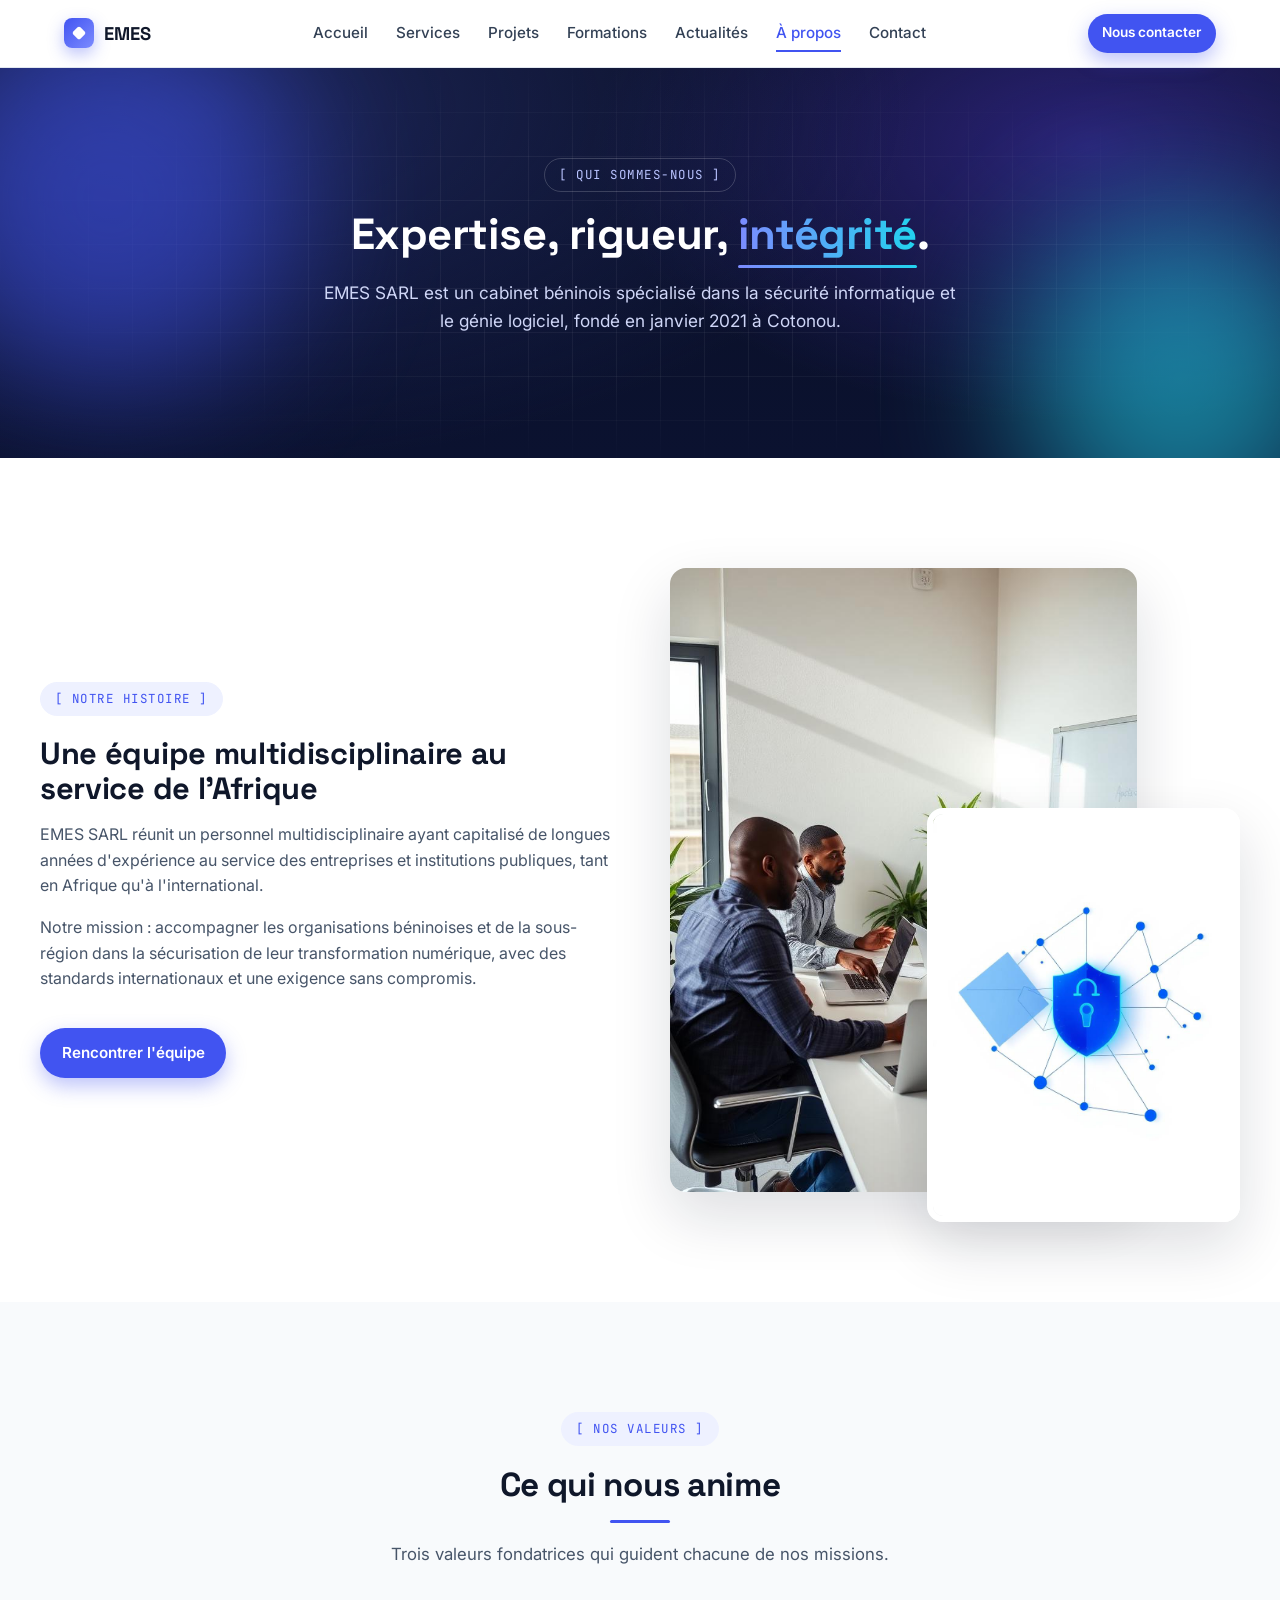
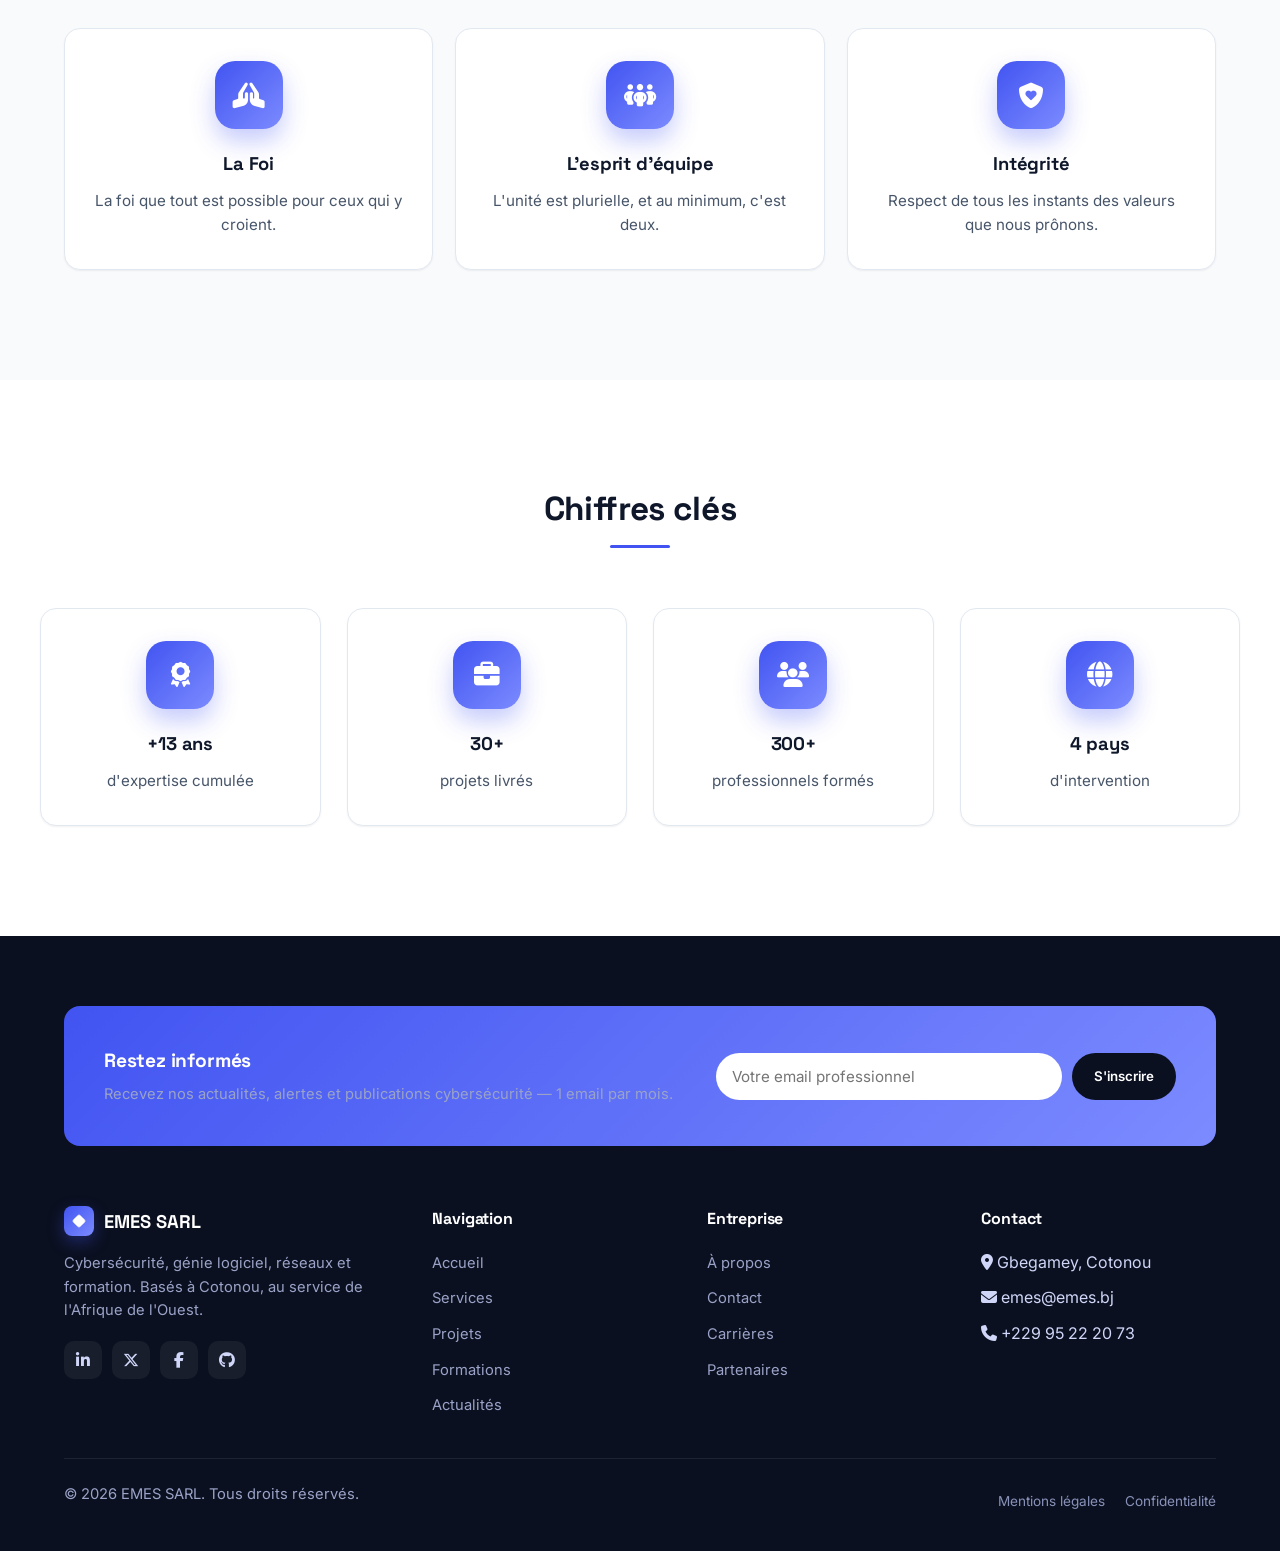
<file: about.html>
<!doctype html>
<html lang="fr">
<head>
<meta charset="utf-8" /><meta name="viewport" content="width=device-width, initial-scale=1" />
<title>À propos — EMES SARL</title>
<meta name="description" content="EMES SARL, cabinet béninois de cybersécurité et génie logiciel. Notre histoire, nos valeurs, notre équipe." />
<link rel="preconnect" href="https://fonts.googleapis.com" /><link rel="preconnect" href="https://fonts.gstatic.com" crossorigin />
<link href="https://fonts.googleapis.com/css2?family=Inter:wght@400;500;600;700&family=Space+Grotesk:wght@500;600;700&family=JetBrains+Mono:wght@400;500&display=swap" rel="stylesheet" />
<link rel="stylesheet" href="https://cdnjs.cloudflare.com/ajax/libs/font-awesome/6.5.2/css/all.min.css" />
<link rel="stylesheet" href="./style.css" />
</head>
<body>

<nav class="nav"><div class="nav__inner">
  <a href="./index.html" class="brand"><span class="brand__mark"><span class="brand__diamond"></span></span><span class="brand__name">EMES</span></a>
  <button class="nav__toggle" aria-label="Menu"><i class="fa-solid fa-bars"></i></button>
  <div class="nav__links">
    <a href="./index.html">Accueil</a><a href="./service.html">Services</a><a href="./projet.html">Projets</a>
    <a href="./formation.html">Formations</a><a href="./actualite.html">Actualités</a><a href="./about.html" class="active">À propos</a><a href="./contact.html">Contact</a>
  </div>
  <a href="./contact.html" class="btn btn--primary btn--sm">Nous contacter</a>
</div></nav>

<header class="hero hero--sm">
  <div class="hero__orb hero__orb--1"></div><div class="hero__orb hero__orb--2"></div>
  <div class="hero__inner container">
    <span class="eyebrow">[ Qui sommes-nous ]</span>
    <h1 class="hero__title">Expertise, rigueur, <span class="accent">intégrité</span>.</h1>
    <p class="hero__sub">EMES SARL est un cabinet béninois spécialisé dans la sécurité informatique et le génie logiciel, fondé en janvier 2021 à Cotonou.</p>
  </div>
</header>

<section class="section container">
  <div class="split">
    <div>
      <span class="eyebrow eyebrow--dark">[ Notre histoire ]</span>
      <h2 class="split__title">Une équipe multidisciplinaire au service de l'Afrique</h2>
      <p>EMES SARL réunit un personnel multidisciplinaire ayant capitalisé de longues années d'expérience au service des entreprises et institutions publiques, tant en Afrique qu'à l'international.</p>
      <p>Notre mission : accompagner les organisations béninoises et de la sous-région dans la sécurisation de leur transformation numérique, avec des standards internationaux et une exigence sans compromis.</p>
      <a href="./contact.html" class="btn btn--primary" style="margin-top:20px">Rencontrer l'équipe</a>
    </div>
    <div class="split__media">
      <img src="./img/about-team.jpg" alt="Équipe EMES SARL" class="split__img split__img--1" loading="lazy" />
      <img src="./img/about-abstract.jpg" alt="Illustration sécurité numérique" class="split__img split__img--2" loading="lazy" />
    </div>
  </div>
</section>

<section class="section section--muted">
  <div class="container">
    <div class="section__head">
      <span class="eyebrow eyebrow--dark">[ Nos valeurs ]</span>
      <h2>Ce qui nous anime</h2>
      <div class="section__rule"></div>
      <p class="section__lead">Trois valeurs fondatrices qui guident chacune de nos missions.</p>
    </div>
    <div class="values-grid">
      <div class="value-card reveal"><div class="value-card__icon"><i class="fa-solid fa-hands-praying"></i></div><h4>La Foi</h4><p>La foi que tout est possible pour ceux qui y croient.</p></div>
      <div class="value-card reveal"><div class="value-card__icon"><i class="fa-solid fa-people-group"></i></div><h4>L'esprit d'équipe</h4><p>L'unité est plurielle, et au minimum, c'est deux.</p></div>
      <div class="value-card reveal"><div class="value-card__icon"><i class="fa-solid fa-shield-heart"></i></div><h4>Intégrité</h4><p>Respect de tous les instants des valeurs que nous prônons.</p></div>
    </div>
  </div>
</section>

<section class="section container">
  <div class="section__head">
    <h2>Chiffres clés</h2>
    <div class="section__rule"></div>
  </div>
  <div class="grid grid--4">
    <div class="value-card reveal"><div class="value-card__icon"><i class="fa-solid fa-award"></i></div><h4>+13 ans</h4><p>d'expertise cumulée</p></div>
    <div class="value-card reveal"><div class="value-card__icon"><i class="fa-solid fa-briefcase"></i></div><h4>30+</h4><p>projets livrés</p></div>
    <div class="value-card reveal"><div class="value-card__icon"><i class="fa-solid fa-users"></i></div><h4>300+</h4><p>professionnels formés</p></div>
    <div class="value-card reveal"><div class="value-card__icon"><i class="fa-solid fa-globe"></i></div><h4>4 pays</h4><p>d'intervention</p></div>
  </div>
</section>

<footer class="footer"><div class="container">
  <div class="newsletter reveal" style="margin-bottom:60px">
    <div><h3>Restez informés</h3><p>Recevez nos actualités, alertes et publications cybersécurité — 1 email par mois.</p></div>
    <form onsubmit="event.preventDefault(); this.reset(); alert('Merci pour votre inscription !');">
      <input type="email" placeholder="Votre email professionnel" required /><button type="submit">S'inscrire</button>
    </form>
  </div>
  <div class="footer__grid">
    <div><div class="brand"><span class="brand__mark"><span class="brand__diamond"></span></span><span class="brand__name">EMES SARL</span></div>
      <p>Cybersécurité, génie logiciel, réseaux et formation. Basés à Cotonou, au service de l'Afrique de l'Ouest.</p>
      <div class="footer__socials"><a href="#"><i class="fa-brands fa-linkedin-in"></i></a><a href="#"><i class="fa-brands fa-x-twitter"></i></a><a href="#"><i class="fa-brands fa-facebook-f"></i></a><a href="#"><i class="fa-brands fa-github"></i></a></div>
    </div>
    <div><h5>Navigation</h5><ul><li><a href="./index.html">Accueil</a></li><li><a href="./service.html">Services</a></li><li><a href="./projet.html">Projets</a></li><li><a href="./formation.html">Formations</a></li><li><a href="./actualite.html">Actualités</a></li></ul></div>
    <div><h5>Entreprise</h5><ul><li><a href="./about.html">À propos</a></li><li><a href="./contact.html">Contact</a></li><li><a href="#">Carrières</a></li><li><a href="#">Partenaires</a></li></ul></div>
    <div><h5>Contact</h5><ul><li><i class="fa-solid fa-location-dot"></i> Gbegamey, Cotonou</li><li><i class="fa-solid fa-envelope"></i> emes@emes.bj</li><li><i class="fa-solid fa-phone"></i> +229 95 22 20 73</li></ul></div>
  </div>
  <div class="footer__bottom"><p>© 2026 EMES SARL. Tous droits réservés.</p><div style="display:flex;gap:20px"><a href="#">Mentions légales</a><a href="#">Confidentialité</a></div></div>
</div></footer>

<script src="./script.js"></script>
</body></html>
</file>
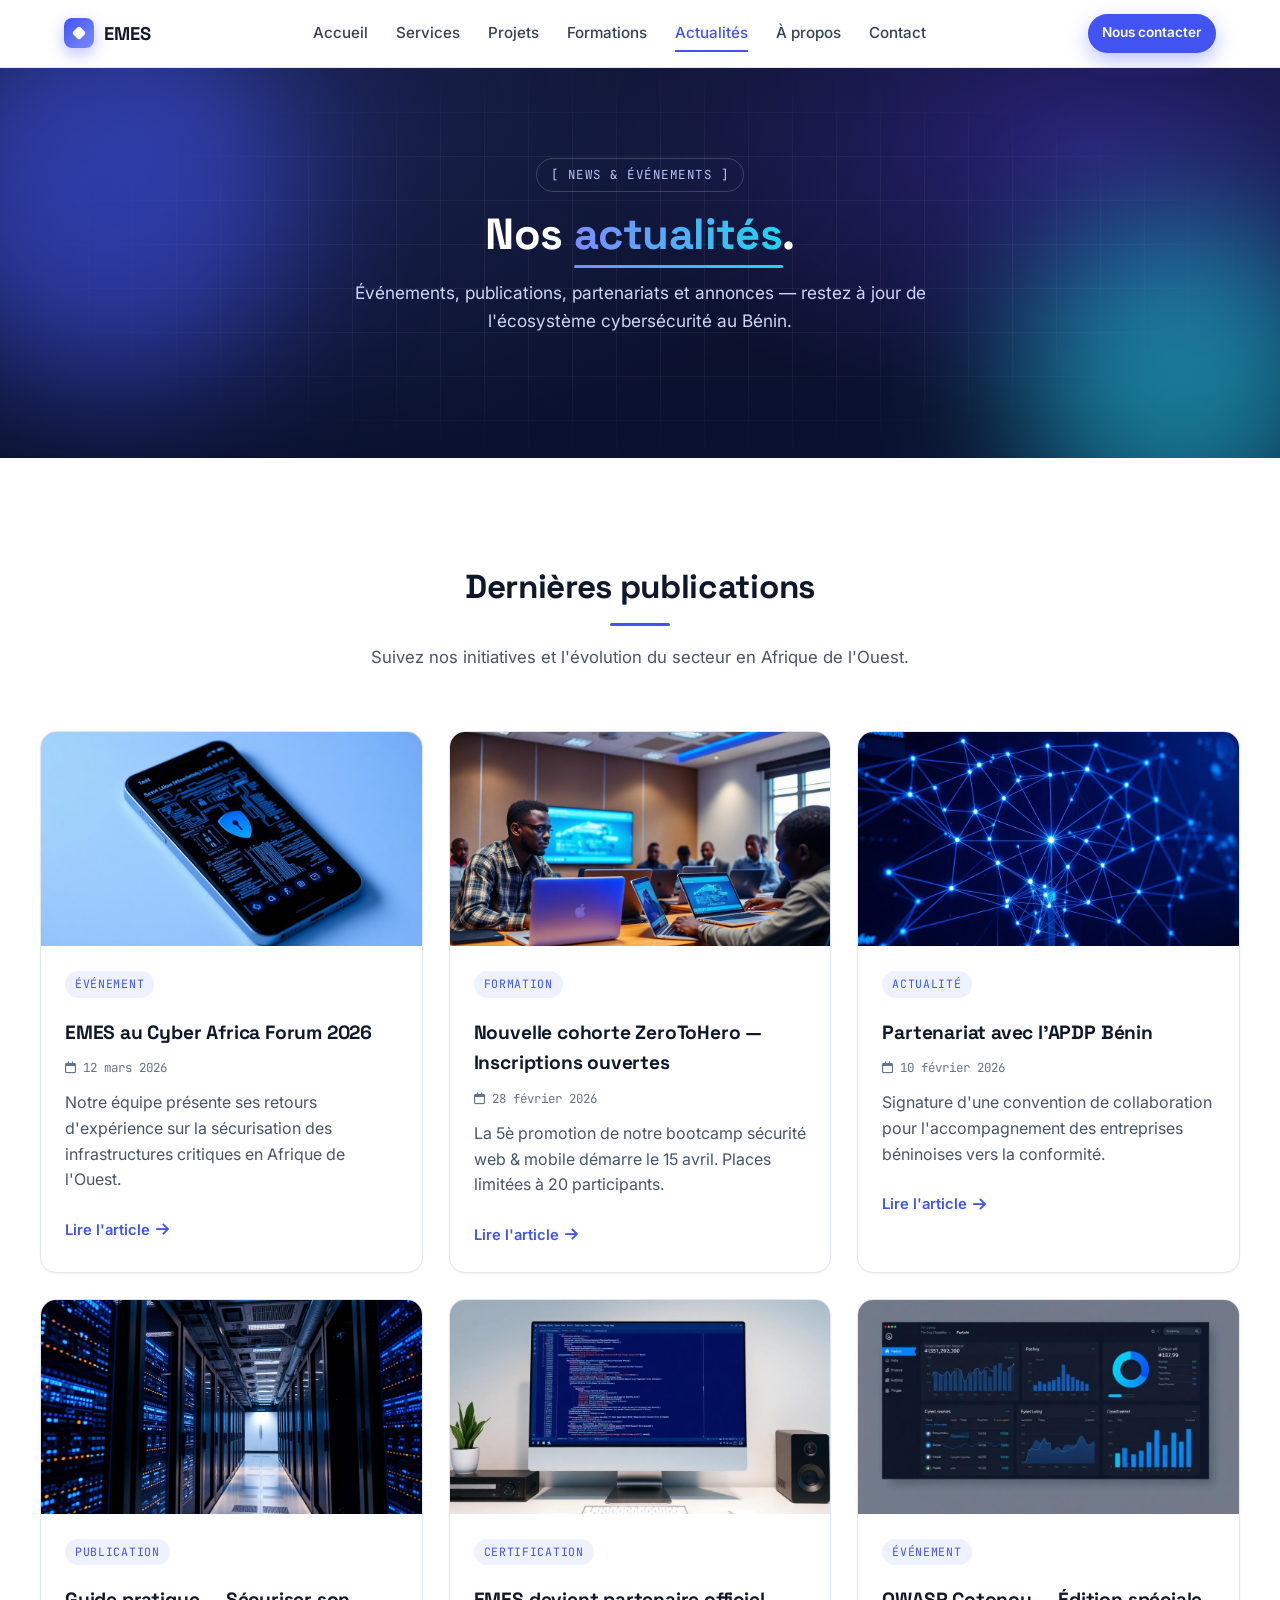
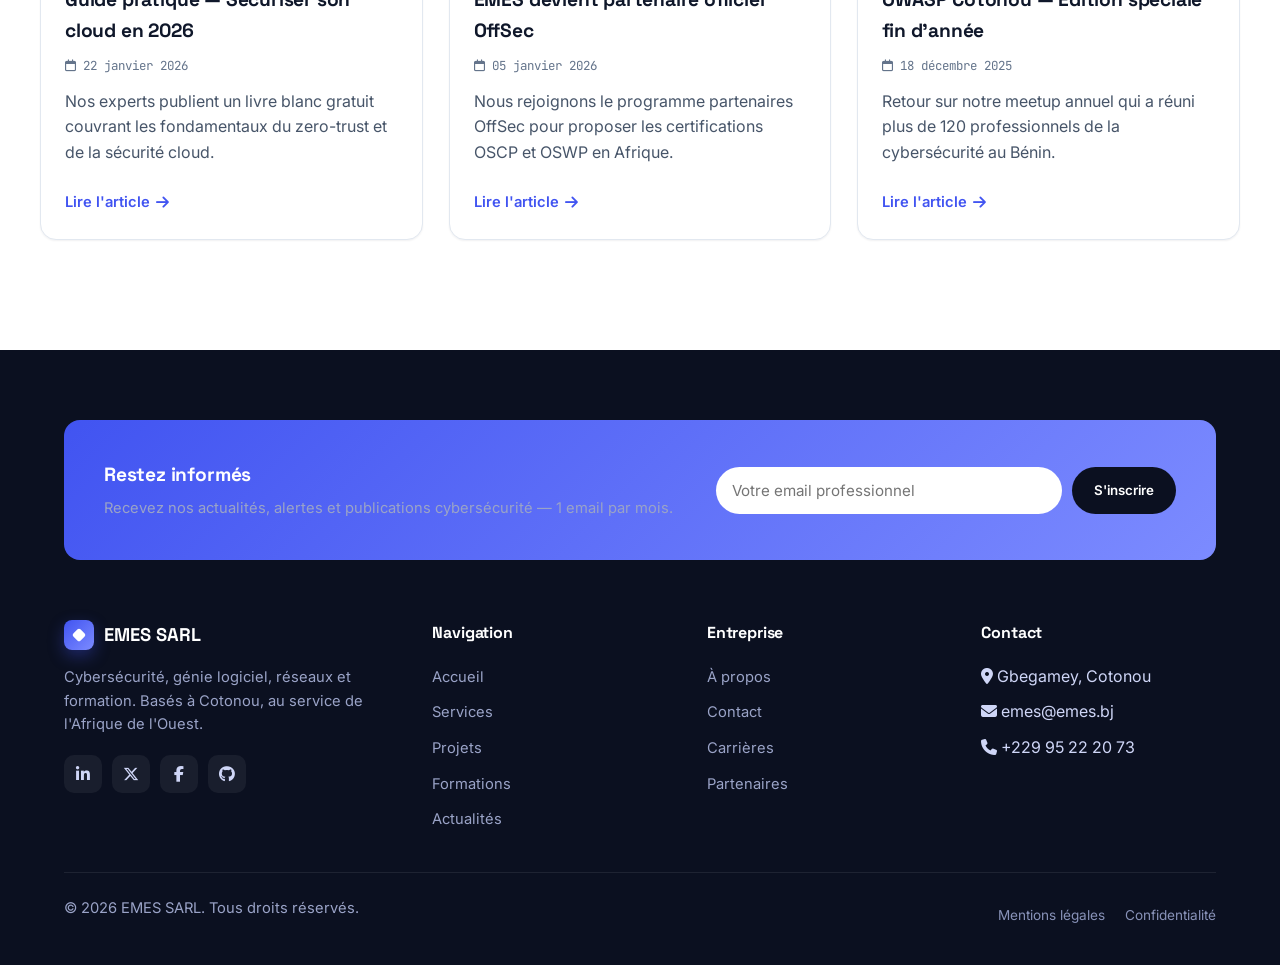
<file: actualite.html>
<!doctype html>
<html lang="fr">
<head>
<meta charset="utf-8" /><meta name="viewport" content="width=device-width, initial-scale=1" />
<title>Actualités — EMES SARL</title>
<meta name="description" content="Événements, publications et annonces de EMES SARL." />
<link rel="preconnect" href="https://fonts.googleapis.com" /><link rel="preconnect" href="https://fonts.gstatic.com" crossorigin />
<link href="https://fonts.googleapis.com/css2?family=Inter:wght@400;500;600;700&family=Space+Grotesk:wght@500;600;700&family=JetBrains+Mono:wght@400;500&display=swap" rel="stylesheet" />
<link rel="stylesheet" href="https://cdnjs.cloudflare.com/ajax/libs/font-awesome/6.5.2/css/all.min.css" />
<link rel="stylesheet" href="./style.css" />
</head>
<body>

<nav class="nav"><div class="nav__inner">
  <a href="./index.html" class="brand"><span class="brand__mark"><span class="brand__diamond"></span></span><span class="brand__name">EMES</span></a>
  <button class="nav__toggle" aria-label="Menu"><i class="fa-solid fa-bars"></i></button>
  <div class="nav__links">
    <a href="./index.html">Accueil</a><a href="./service.html">Services</a><a href="./projet.html">Projets</a>
    <a href="./formation.html">Formations</a><a href="./actualite.html" class="active">Actualités</a><a href="./about.html">À propos</a><a href="./contact.html">Contact</a>
  </div>
  <a href="./contact.html" class="btn btn--primary btn--sm">Nous contacter</a>
</div></nav>

<header class="hero hero--sm">
  <div class="hero__orb hero__orb--1"></div><div class="hero__orb hero__orb--2"></div>
  <div class="hero__inner container">
    <span class="eyebrow">[ News & événements ]</span>
    <h1 class="hero__title">Nos <span class="accent">actualités</span>.</h1>
    <p class="hero__sub">Événements, publications, partenariats et annonces — restez à jour de l'écosystème cybersécurité au Bénin.</p>
  </div>
</header>

<section class="section container">
  <div class="section__head">
    <h2>Dernières publications</h2>
    <div class="section__rule"></div>
    <p class="section__lead">Suivez nos initiatives et l'évolution du secteur en Afrique de l'Ouest.</p>
  </div>
  <div class="grid grid--3" id="news-grid"></div>
</section>

<footer class="footer"><div class="container">
  <div class="newsletter reveal" style="margin-bottom:60px">
    <div><h3>Restez informés</h3><p>Recevez nos actualités, alertes et publications cybersécurité — 1 email par mois.</p></div>
    <form onsubmit="event.preventDefault(); this.reset(); alert('Merci pour votre inscription !');">
      <input type="email" placeholder="Votre email professionnel" required /><button type="submit">S'inscrire</button>
    </form>
  </div>
  <div class="footer__grid">
    <div><div class="brand"><span class="brand__mark"><span class="brand__diamond"></span></span><span class="brand__name">EMES SARL</span></div>
      <p>Cybersécurité, génie logiciel, réseaux et formation. Basés à Cotonou, au service de l'Afrique de l'Ouest.</p>
      <div class="footer__socials"><a href="#"><i class="fa-brands fa-linkedin-in"></i></a><a href="#"><i class="fa-brands fa-x-twitter"></i></a><a href="#"><i class="fa-brands fa-facebook-f"></i></a><a href="#"><i class="fa-brands fa-github"></i></a></div>
    </div>
    <div><h5>Navigation</h5><ul><li><a href="./index.html">Accueil</a></li><li><a href="./service.html">Services</a></li><li><a href="./projet.html">Projets</a></li><li><a href="./formation.html">Formations</a></li><li><a href="./actualite.html">Actualités</a></li></ul></div>
    <div><h5>Entreprise</h5><ul><li><a href="./about.html">À propos</a></li><li><a href="./contact.html">Contact</a></li><li><a href="#">Carrières</a></li><li><a href="#">Partenaires</a></li></ul></div>
    <div><h5>Contact</h5><ul><li><i class="fa-solid fa-location-dot"></i> Gbegamey, Cotonou</li><li><i class="fa-solid fa-envelope"></i> emes@emes.bj</li><li><i class="fa-solid fa-phone"></i> +229 95 22 20 73</li></ul></div>
  </div>
  <div class="footer__bottom"><p>© 2026 EMES SARL. Tous droits réservés.</p><div style="display:flex;gap:20px"><a href="#">Mentions légales</a><a href="#">Confidentialité</a></div></div>
</div></footer>

<script src="./script.js"></script>
</body></html>
</file>
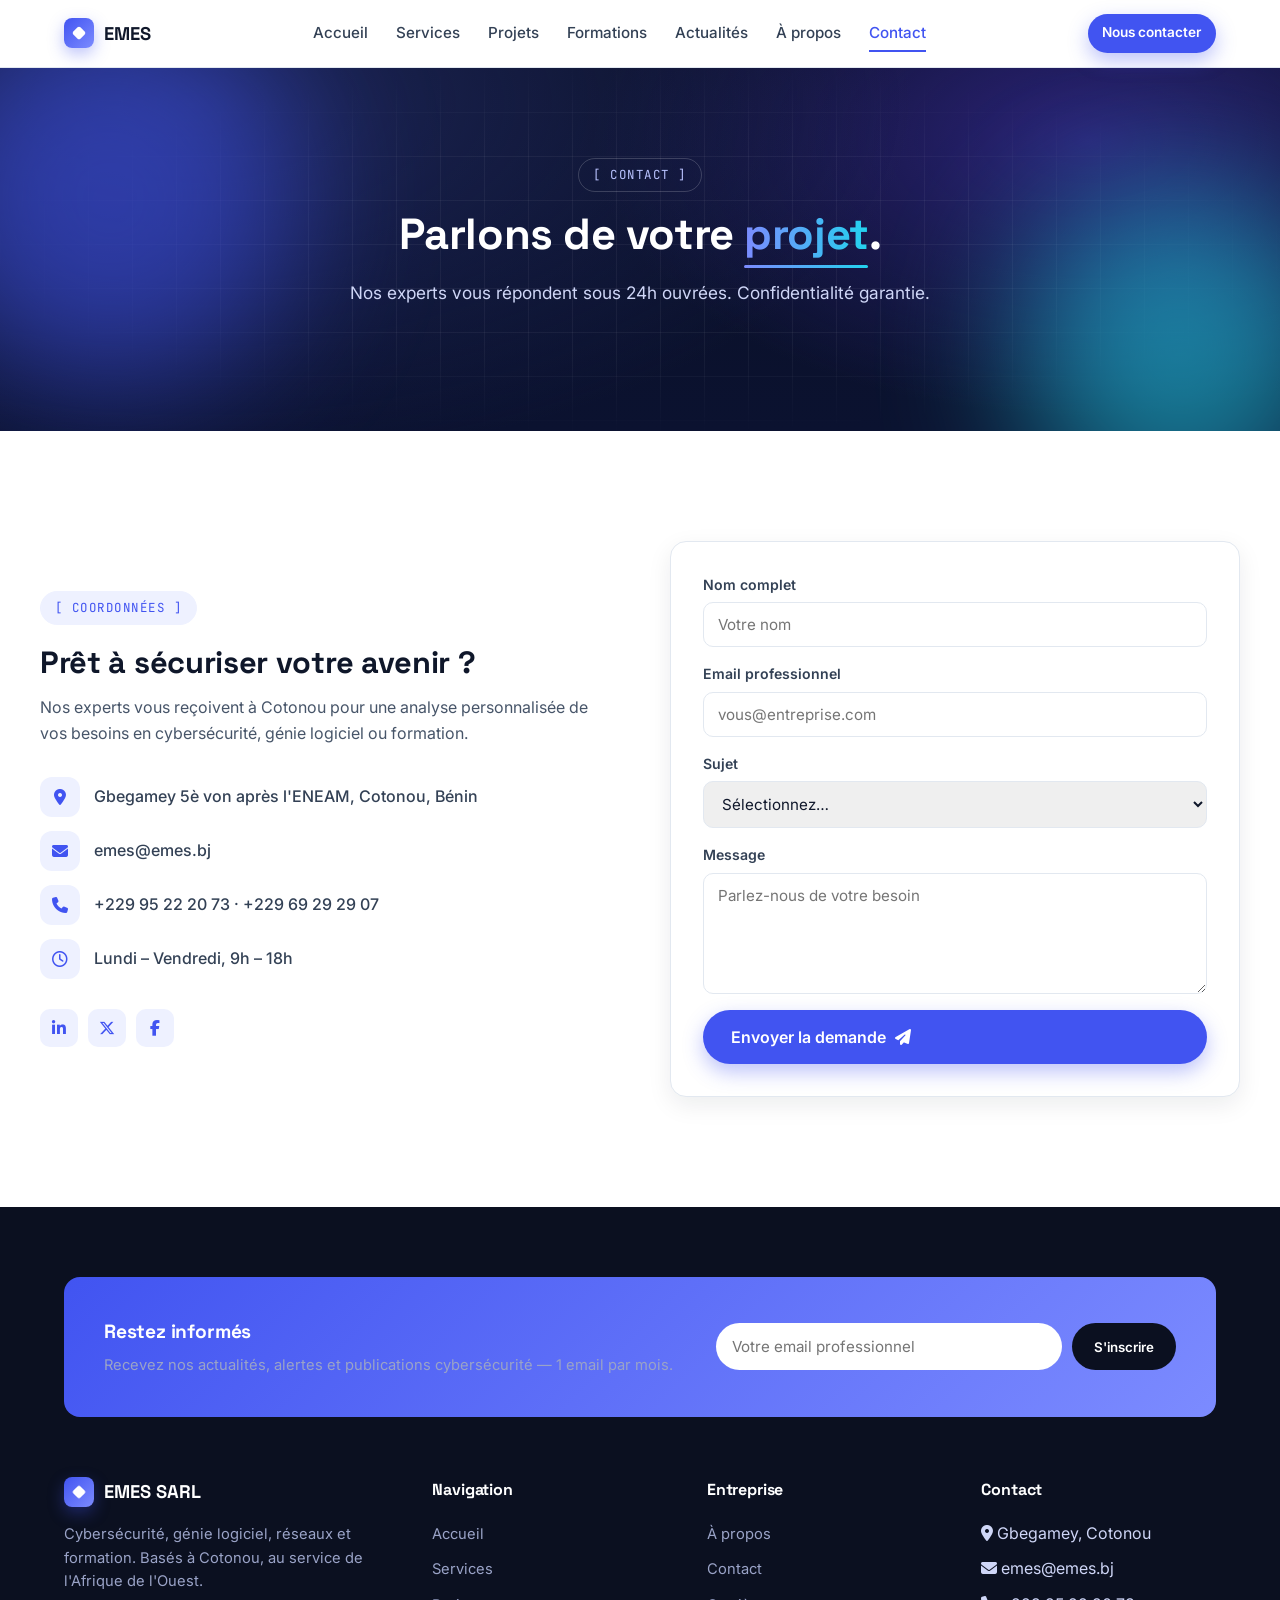
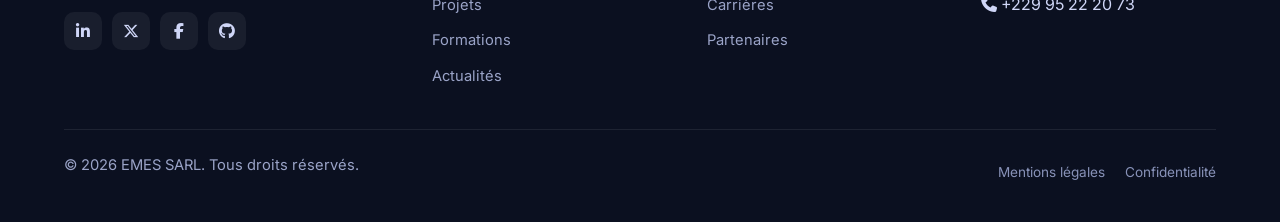
<file: contact.html>
<!doctype html>
<html lang="fr">
<head>
<meta charset="utf-8" /><meta name="viewport" content="width=device-width, initial-scale=1" />
<title>Contact — EMES SARL</title>
<meta name="description" content="Contactez EMES SARL à Cotonou pour un audit, un projet ou une formation." />
<link rel="preconnect" href="https://fonts.googleapis.com" /><link rel="preconnect" href="https://fonts.gstatic.com" crossorigin />
<link href="https://fonts.googleapis.com/css2?family=Inter:wght@400;500;600;700&family=Space+Grotesk:wght@500;600;700&family=JetBrains+Mono:wght@400;500&display=swap" rel="stylesheet" />
<link rel="stylesheet" href="https://cdnjs.cloudflare.com/ajax/libs/font-awesome/6.5.2/css/all.min.css" />
<link rel="stylesheet" href="./style.css" />
</head>
<body>

<nav class="nav"><div class="nav__inner">
  <a href="./index.html" class="brand"><span class="brand__mark"><span class="brand__diamond"></span></span><span class="brand__name">EMES</span></a>
  <button class="nav__toggle" aria-label="Menu"><i class="fa-solid fa-bars"></i></button>
  <div class="nav__links">
    <a href="./index.html">Accueil</a><a href="./service.html">Services</a><a href="./projet.html">Projets</a>
    <a href="./formation.html">Formations</a><a href="./actualite.html">Actualités</a><a href="./about.html">À propos</a><a href="./contact.html" class="active">Contact</a>
  </div>
  <a href="./contact.html" class="btn btn--primary btn--sm">Nous contacter</a>
</div></nav>

<header class="hero hero--sm">
  <div class="hero__orb hero__orb--1"></div><div class="hero__orb hero__orb--2"></div>
  <div class="hero__inner container">
    <span class="eyebrow">[ Contact ]</span>
    <h1 class="hero__title">Parlons de votre <span class="accent">projet</span>.</h1>
    <p class="hero__sub">Nos experts vous répondent sous 24h ouvrées. Confidentialité garantie.</p>
  </div>
</header>

<section class="section container">
  <div class="split">
    <div>
      <span class="eyebrow eyebrow--dark">[ Coordonnées ]</span>
      <h2 class="split__title">Prêt à sécuriser votre avenir&nbsp;?</h2>
      <p>Nos experts vous reçoivent à Cotonou pour une analyse personnalisée de vos besoins en cybersécurité, génie logiciel ou formation.</p>
      <ul class="contact-list">
        <li><i class="fa-solid fa-location-dot"></i> Gbegamey 5è von après l'ENEAM, Cotonou, Bénin</li>
        <li><i class="fa-solid fa-envelope"></i> emes@emes.bj</li>
        <li><i class="fa-solid fa-phone"></i> +229 95 22 20 73 · +229 69 29 29 07</li>
        <li><i class="fa-regular fa-clock"></i> Lundi – Vendredi, 9h – 18h</li>
      </ul>
      <div style="margin-top:30px" class="footer__socials">
        <a href="#" style="background:var(--indigo-050);color:var(--indigo)"><i class="fa-brands fa-linkedin-in"></i></a>
        <a href="#" style="background:var(--indigo-050);color:var(--indigo)"><i class="fa-brands fa-x-twitter"></i></a>
        <a href="#" style="background:var(--indigo-050);color:var(--indigo)"><i class="fa-brands fa-facebook-f"></i></a>
      </div>
    </div>
    <form class="form" data-ok onsubmit="event.preventDefault(); this.querySelector('.form__ok').hidden = false; this.reset();">
      <label>Nom complet<input type="text" required placeholder="Votre nom" /></label>
      <label>Email professionnel<input type="email" required placeholder="vous@entreprise.com" /></label>
      <label>Sujet
        <select required>
          <option value="">Sélectionnez…</option>
          <option>Audit / Pentest</option><option>Formation</option><option>Développement</option>
          <option>Conformité</option><option>Autre</option>
        </select>
      </label>
      <label>Message<textarea rows="5" required placeholder="Parlez-nous de votre besoin"></textarea></label>
      <button type="submit" class="btn btn--primary btn--lg">Envoyer la demande <i class="fa-solid fa-paper-plane"></i></button>
      <p class="form__ok" hidden><i class="fa-solid fa-circle-check"></i> Votre message a été envoyé. Merci&nbsp;!</p>
    </form>
  </div>
</section>

<footer class="footer"><div class="container">
  <div class="newsletter reveal" style="margin-bottom:60px">
    <div><h3>Restez informés</h3><p>Recevez nos actualités, alertes et publications cybersécurité — 1 email par mois.</p></div>
    <form onsubmit="event.preventDefault(); this.reset(); alert('Merci pour votre inscription !');">
      <input type="email" placeholder="Votre email professionnel" required /><button type="submit">S'inscrire</button>
    </form>
  </div>
  <div class="footer__grid">
    <div><div class="brand"><span class="brand__mark"><span class="brand__diamond"></span></span><span class="brand__name">EMES SARL</span></div>
      <p>Cybersécurité, génie logiciel, réseaux et formation. Basés à Cotonou, au service de l'Afrique de l'Ouest.</p>
      <div class="footer__socials"><a href="#"><i class="fa-brands fa-linkedin-in"></i></a><a href="#"><i class="fa-brands fa-x-twitter"></i></a><a href="#"><i class="fa-brands fa-facebook-f"></i></a><a href="#"><i class="fa-brands fa-github"></i></a></div>
    </div>
    <div><h5>Navigation</h5><ul><li><a href="./index.html">Accueil</a></li><li><a href="./service.html">Services</a></li><li><a href="./projet.html">Projets</a></li><li><a href="./formation.html">Formations</a></li><li><a href="./actualite.html">Actualités</a></li></ul></div>
    <div><h5>Entreprise</h5><ul><li><a href="./about.html">À propos</a></li><li><a href="./contact.html">Contact</a></li><li><a href="#">Carrières</a></li><li><a href="#">Partenaires</a></li></ul></div>
    <div><h5>Contact</h5><ul><li><i class="fa-solid fa-location-dot"></i> Gbegamey, Cotonou</li><li><i class="fa-solid fa-envelope"></i> emes@emes.bj</li><li><i class="fa-solid fa-phone"></i> +229 95 22 20 73</li></ul></div>
  </div>
  <div class="footer__bottom"><p>© 2026 EMES SARL. Tous droits réservés.</p><div style="display:flex;gap:20px"><a href="#">Mentions légales</a><a href="#">Confidentialité</a></div></div>
</div></footer>

<script src="./script.js"></script>
</body></html>
</file>
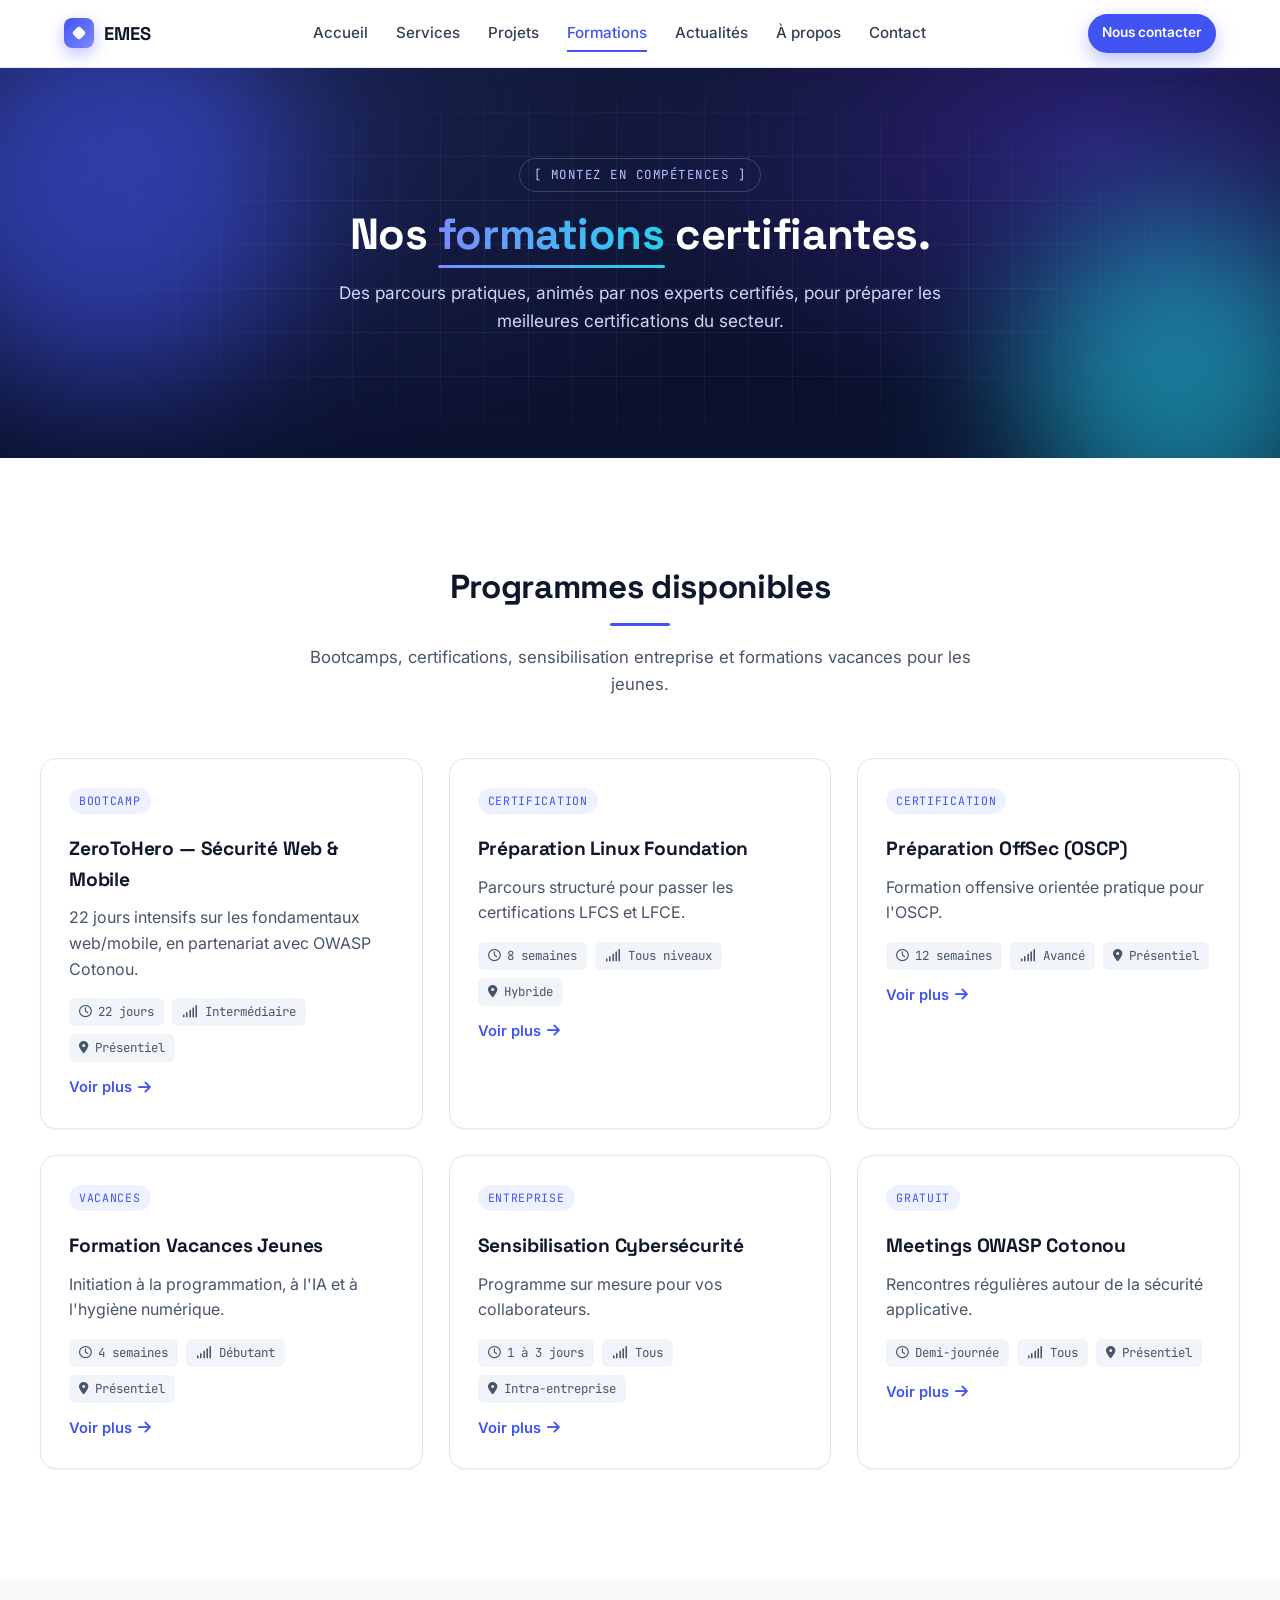
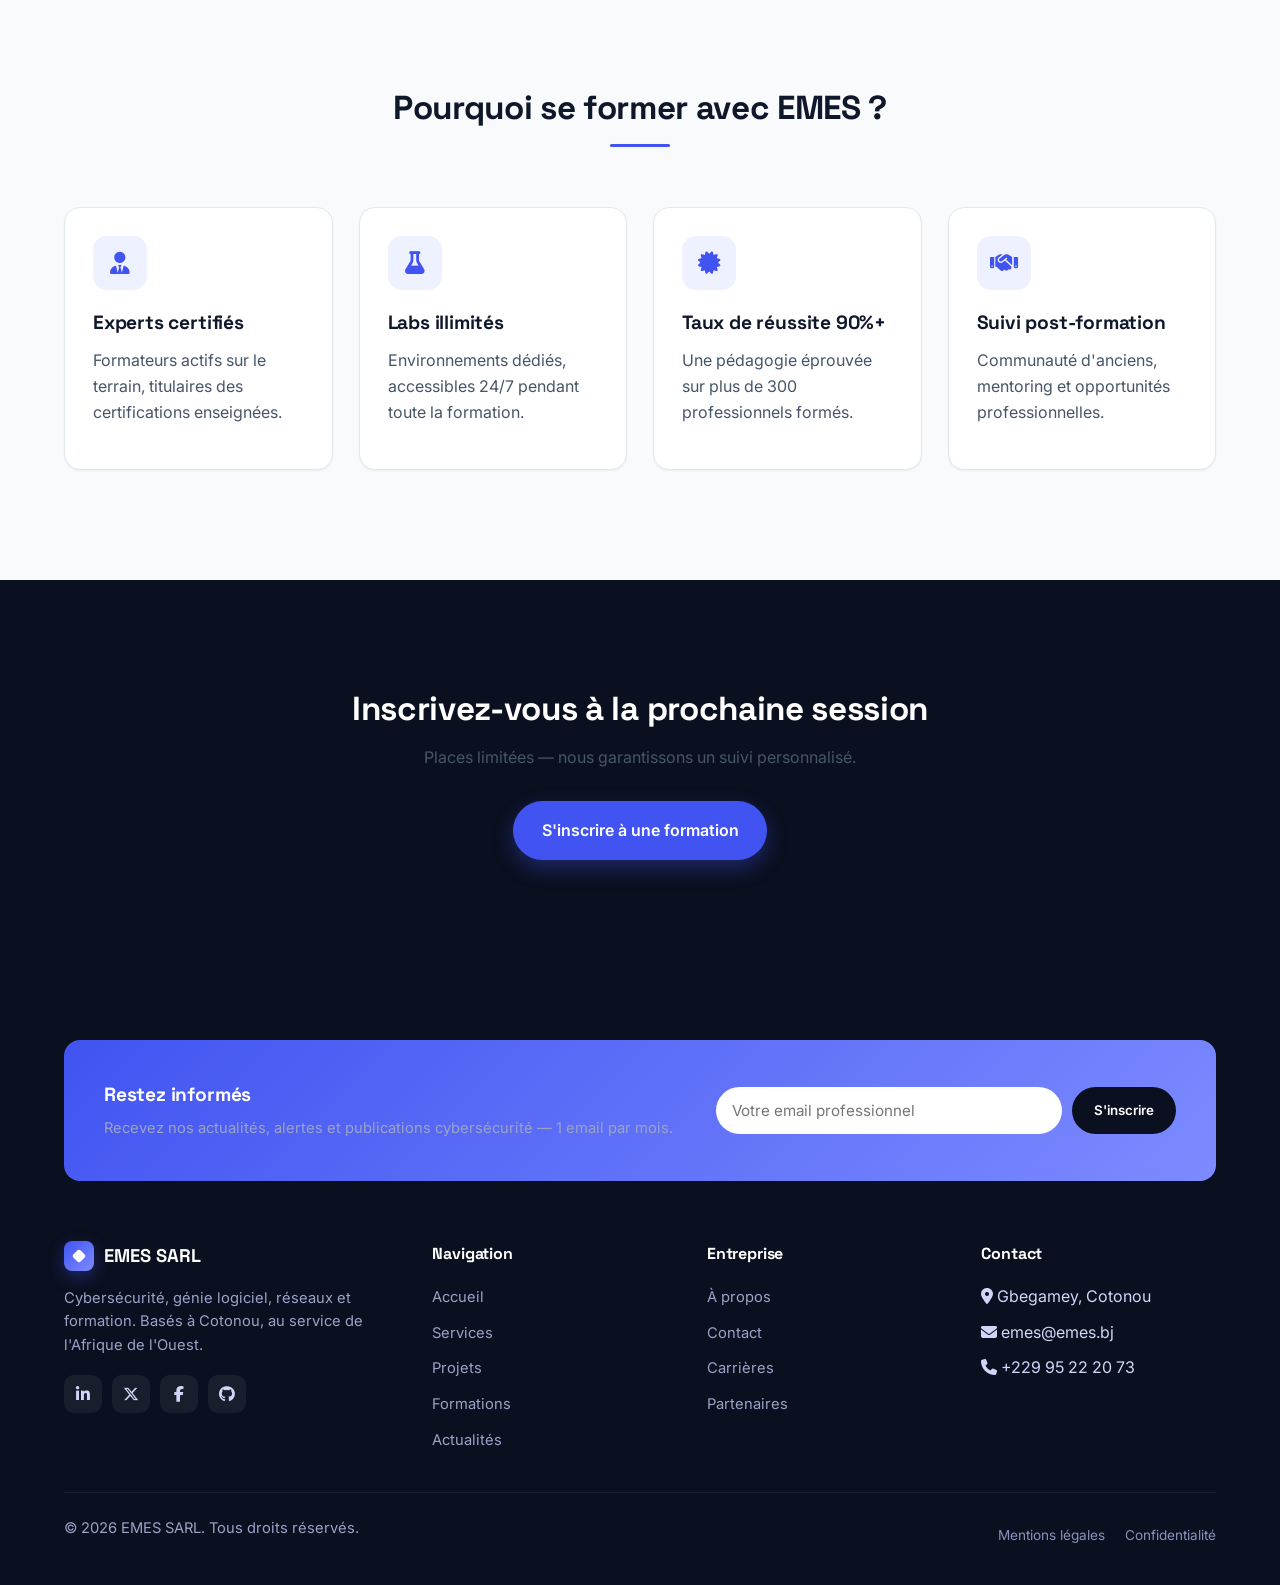
<file: formation.html>
<!doctype html>
<html lang="fr">
<head>
<meta charset="utf-8" /><meta name="viewport" content="width=device-width, initial-scale=1" />
<title>Formations — EMES SARL</title>
<meta name="description" content="Bootcamps, préparations aux certifications OSCP, Linux Foundation, sensibilisations entreprise." />
<link rel="preconnect" href="https://fonts.googleapis.com" /><link rel="preconnect" href="https://fonts.gstatic.com" crossorigin />
<link href="https://fonts.googleapis.com/css2?family=Inter:wght@400;500;600;700&family=Space+Grotesk:wght@500;600;700&family=JetBrains+Mono:wght@400;500&display=swap" rel="stylesheet" />
<link rel="stylesheet" href="https://cdnjs.cloudflare.com/ajax/libs/font-awesome/6.5.2/css/all.min.css" />
<link rel="stylesheet" href="./style.css" />
</head>
<body>

<nav class="nav"><div class="nav__inner">
  <a href="./index.html" class="brand"><span class="brand__mark"><span class="brand__diamond"></span></span><span class="brand__name">EMES</span></a>
  <button class="nav__toggle" aria-label="Menu"><i class="fa-solid fa-bars"></i></button>
  <div class="nav__links">
    <a href="./index.html">Accueil</a><a href="./service.html">Services</a><a href="./projet.html">Projets</a>
    <a href="./formation.html" class="active">Formations</a><a href="./actualite.html">Actualités</a><a href="./about.html">À propos</a><a href="./contact.html">Contact</a>
  </div>
  <a href="./contact.html" class="btn btn--primary btn--sm">Nous contacter</a>
</div></nav>

<header class="hero hero--sm">
  <div class="hero__orb hero__orb--1"></div><div class="hero__orb hero__orb--2"></div>
  <div class="hero__inner container">
    <span class="eyebrow">[ Montez en compétences ]</span>
    <h1 class="hero__title">Nos <span class="accent">formations</span> certifiantes.</h1>
    <p class="hero__sub">Des parcours pratiques, animés par nos experts certifiés, pour préparer les meilleures certifications du secteur.</p>
  </div>
</header>

<section class="section container">
  <div class="section__head">
    <h2>Programmes disponibles</h2>
    <div class="section__rule"></div>
    <p class="section__lead">Bootcamps, certifications, sensibilisation entreprise et formations vacances pour les jeunes.</p>
  </div>
  <div class="grid grid--3" id="formations-grid"></div>
</section>

<section class="section section--muted">
  <div class="container">
    <div class="section__head"><h2>Pourquoi se former avec EMES&nbsp;?</h2><div class="section__rule"></div></div>
    <div class="grid grid--4">
      <div class="card reveal"><div class="icon-box"><i class="fa-solid fa-user-tie"></i></div><h3>Experts certifiés</h3><p>Formateurs actifs sur le terrain, titulaires des certifications enseignées.</p></div>
      <div class="card reveal"><div class="icon-box"><i class="fa-solid fa-flask"></i></div><h3>Labs illimités</h3><p>Environnements dédiés, accessibles 24/7 pendant toute la formation.</p></div>
      <div class="card reveal"><div class="icon-box"><i class="fa-solid fa-certificate"></i></div><h3>Taux de réussite 90%+</h3><p>Une pédagogie éprouvée sur plus de 300 professionnels formés.</p></div>
      <div class="card reveal"><div class="icon-box"><i class="fa-solid fa-handshake"></i></div><h3>Suivi post-formation</h3><p>Communauté d'anciens, mentoring et opportunités professionnelles.</p></div>
    </div>
  </div>
</section>

<section class="section section--dark">
  <div class="container" style="text-align:center;max-width:760px">
    <h2>Inscrivez-vous à la prochaine session</h2>
    <p style="margin:16px 0 30px">Places limitées — nous garantissons un suivi personnalisé.</p>
    <a href="./contact.html" class="btn btn--primary btn--lg">S'inscrire à une formation</a>
  </div>
</section>

<footer class="footer"><div class="container">
  <div class="newsletter reveal" style="margin-bottom:60px">
    <div><h3>Restez informés</h3><p>Recevez nos actualités, alertes et publications cybersécurité — 1 email par mois.</p></div>
    <form onsubmit="event.preventDefault(); this.reset(); alert('Merci pour votre inscription !');">
      <input type="email" placeholder="Votre email professionnel" required /><button type="submit">S'inscrire</button>
    </form>
  </div>
  <div class="footer__grid">
    <div><div class="brand"><span class="brand__mark"><span class="brand__diamond"></span></span><span class="brand__name">EMES SARL</span></div>
      <p>Cybersécurité, génie logiciel, réseaux et formation. Basés à Cotonou, au service de l'Afrique de l'Ouest.</p>
      <div class="footer__socials"><a href="#"><i class="fa-brands fa-linkedin-in"></i></a><a href="#"><i class="fa-brands fa-x-twitter"></i></a><a href="#"><i class="fa-brands fa-facebook-f"></i></a><a href="#"><i class="fa-brands fa-github"></i></a></div>
    </div>
    <div><h5>Navigation</h5><ul><li><a href="./index.html">Accueil</a></li><li><a href="./service.html">Services</a></li><li><a href="./projet.html">Projets</a></li><li><a href="./formation.html">Formations</a></li><li><a href="./actualite.html">Actualités</a></li></ul></div>
    <div><h5>Entreprise</h5><ul><li><a href="./about.html">À propos</a></li><li><a href="./contact.html">Contact</a></li><li><a href="#">Carrières</a></li><li><a href="#">Partenaires</a></li></ul></div>
    <div><h5>Contact</h5><ul><li><i class="fa-solid fa-location-dot"></i> Gbegamey, Cotonou</li><li><i class="fa-solid fa-envelope"></i> emes@emes.bj</li><li><i class="fa-solid fa-phone"></i> +229 95 22 20 73</li></ul></div>
  </div>
  <div class="footer__bottom"><p>© 2026 EMES SARL. Tous droits réservés.</p><div style="display:flex;gap:20px"><a href="#">Mentions légales</a><a href="#">Confidentialité</a></div></div>
</div></footer>

<div class="modal" id="detail-modal" role="dialog" aria-modal="true">
  <div class="modal__backdrop" data-close></div>
  <div class="modal__panel">
    <button class="modal__close" data-close><i class="fa-solid fa-xmark"></i></button>
    <div class="modal__media" id="modal-img-wrap"></div>
    <div class="modal__body">
      <span class="tag" id="modal-tag"></span><h3 id="modal-title"></h3><p id="modal-desc"></p><div id="modal-extra"></div>
      <a id="modal-link" href="#" class="btn btn--primary" style="margin-top:20px;display:none">Visiter</a>
    </div>
  </div>
</div>

<script src="./script.js"></script>
</body></html>
</file>
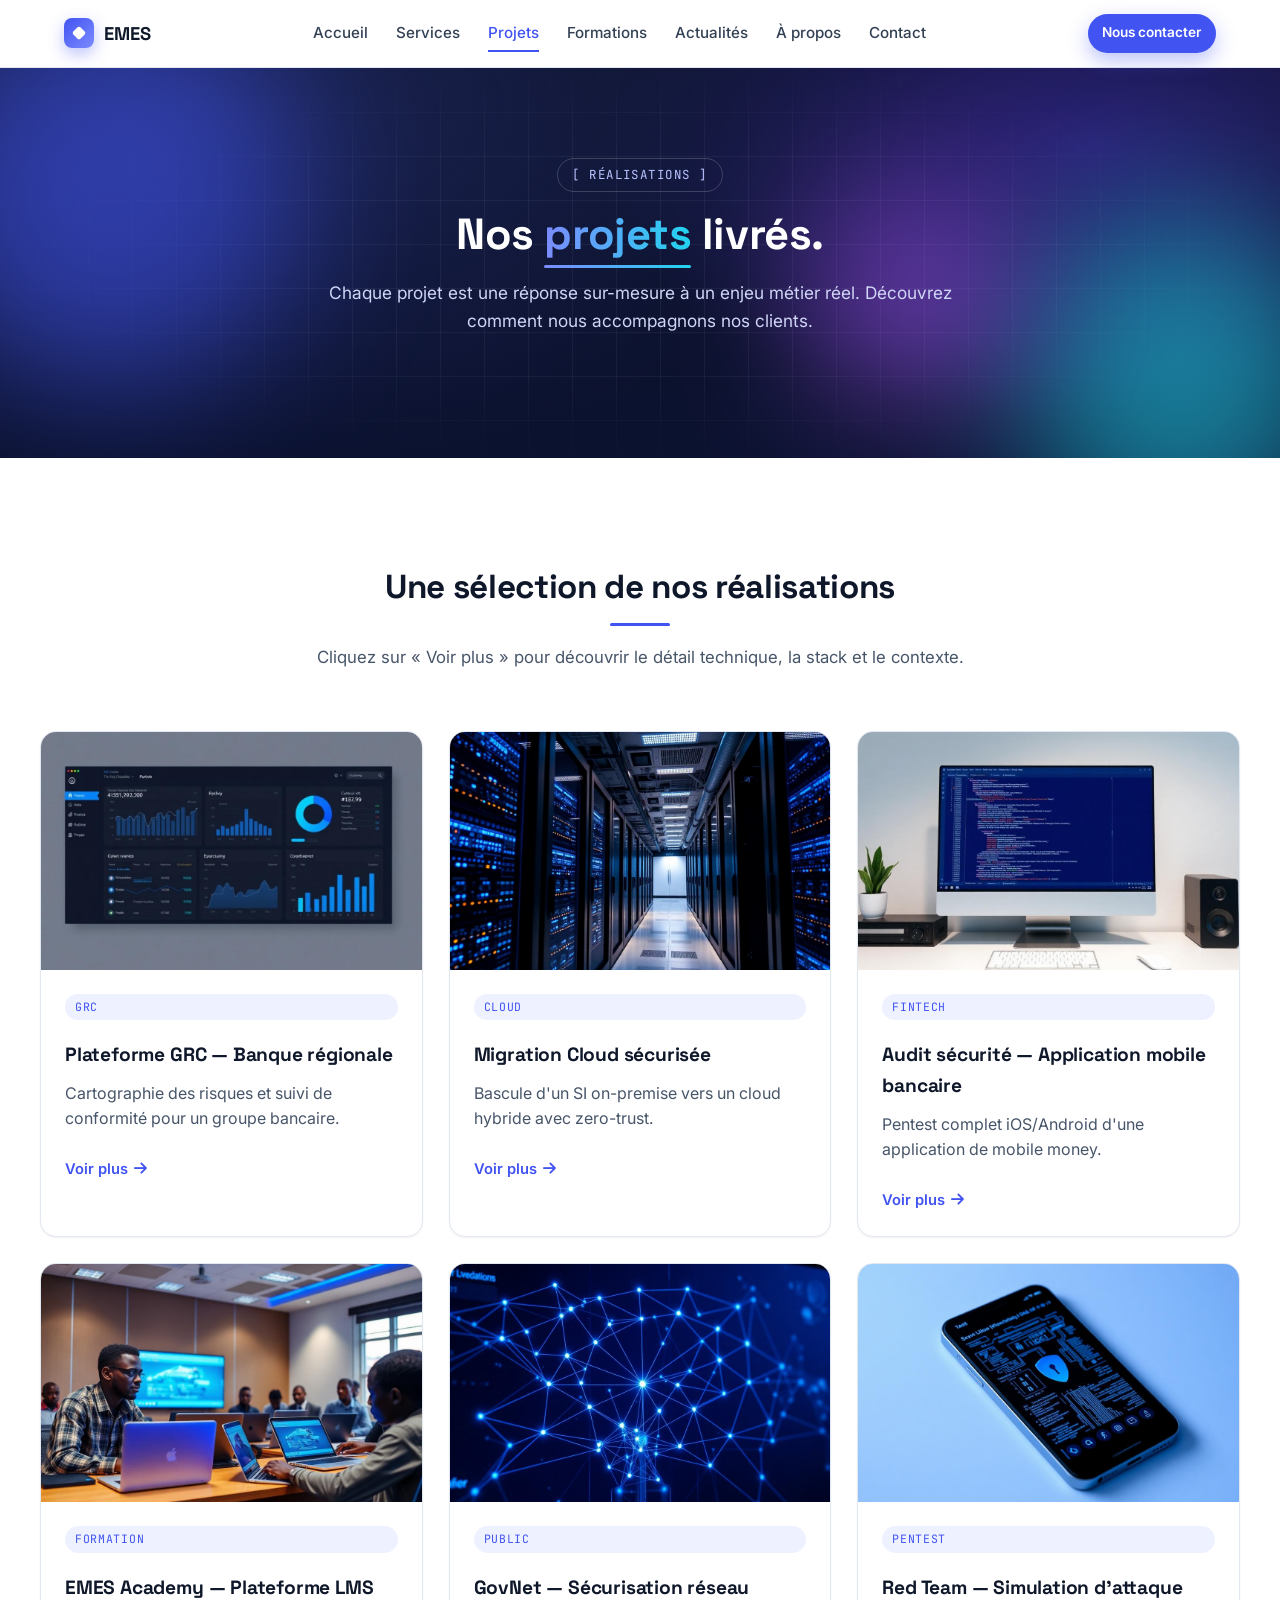
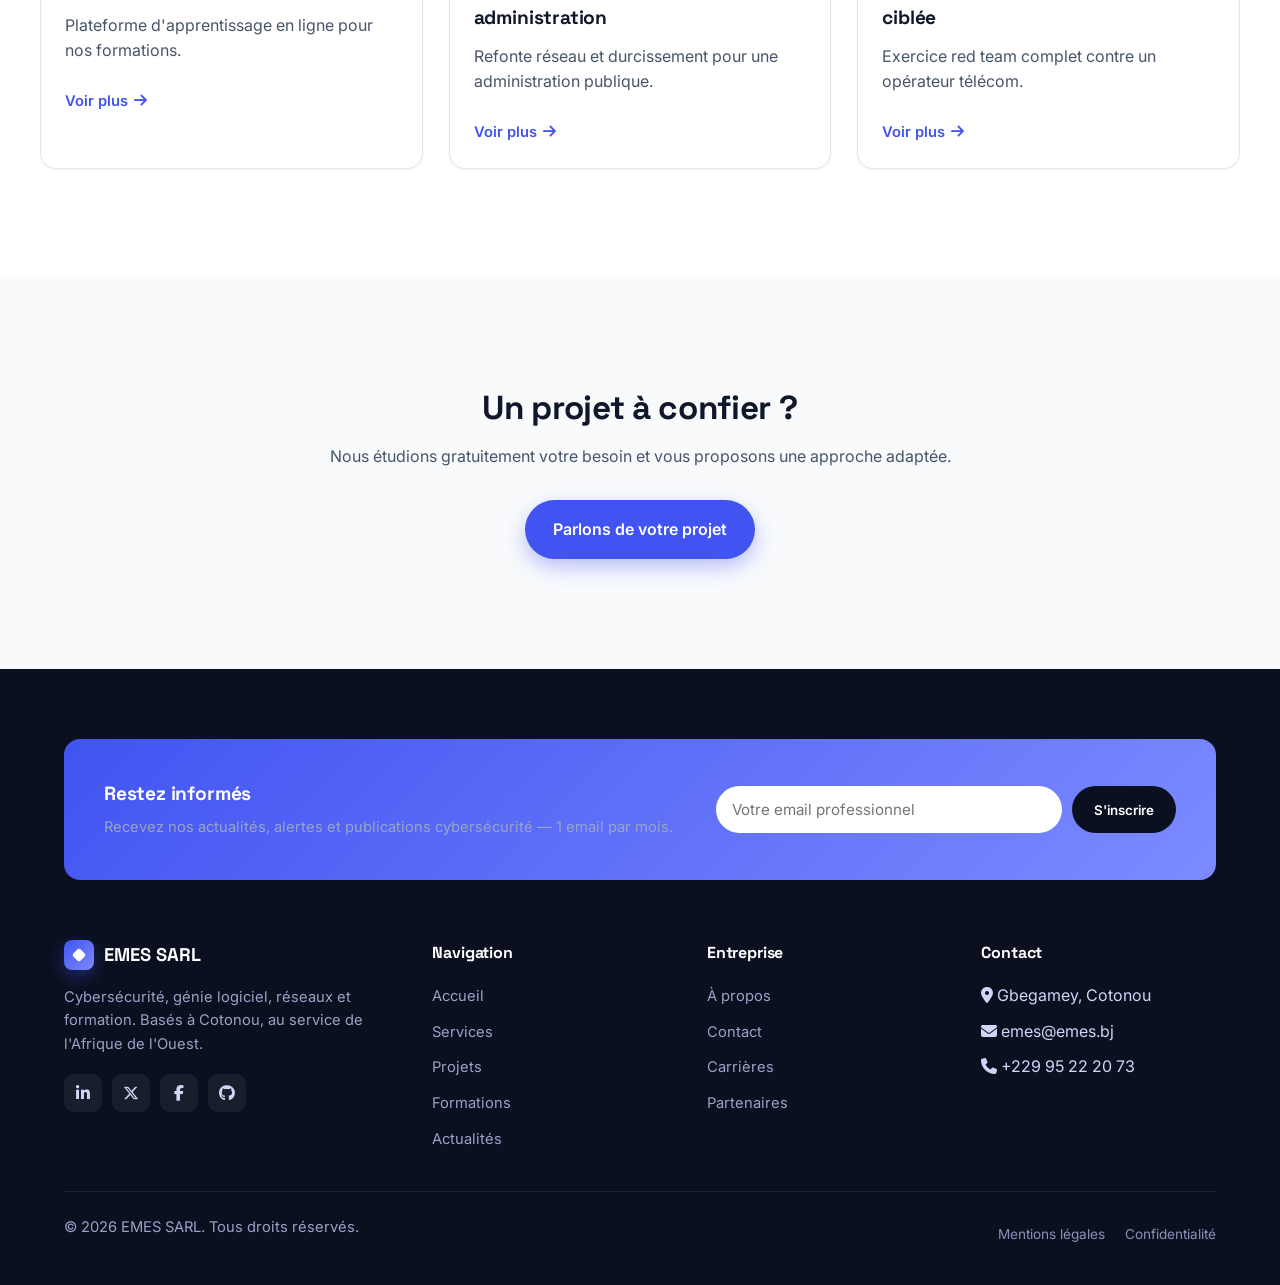
<file: projet.html>
<!doctype html>
<html lang="fr">
<head>
<meta charset="utf-8" /><meta name="viewport" content="width=device-width, initial-scale=1" />
<title>Projets — EMES SARL</title>
<meta name="description" content="Nos réalisations en cybersécurité, cloud, banking, formation et infrastructure." />
<link rel="preconnect" href="https://fonts.googleapis.com" /><link rel="preconnect" href="https://fonts.gstatic.com" crossorigin />
<link href="https://fonts.googleapis.com/css2?family=Inter:wght@400;500;600;700&family=Space+Grotesk:wght@500;600;700&family=JetBrains+Mono:wght@400;500&display=swap" rel="stylesheet" />
<link rel="stylesheet" href="https://cdnjs.cloudflare.com/ajax/libs/font-awesome/6.5.2/css/all.min.css" />
<link rel="stylesheet" href="./style.css" />
</head>
<body>

<nav class="nav"><div class="nav__inner">
  <a href="./index.html" class="brand"><span class="brand__mark"><span class="brand__diamond"></span></span><span class="brand__name">EMES</span></a>
  <button class="nav__toggle" aria-label="Menu"><i class="fa-solid fa-bars"></i></button>
  <div class="nav__links">
    <a href="./index.html">Accueil</a><a href="./service.html">Services</a><a href="./projet.html" class="active">Projets</a>
    <a href="./formation.html">Formations</a><a href="./actualite.html">Actualités</a><a href="./about.html">À propos</a><a href="./contact.html">Contact</a>
  </div>
  <a href="./contact.html" class="btn btn--primary btn--sm">Nous contacter</a>
</div></nav>

<header class="hero hero--sm">
  <div class="hero__orb hero__orb--1"></div><div class="hero__orb hero__orb--2"></div><div class="hero__orb hero__orb--3"></div>
  <div class="hero__inner container">
    <span class="eyebrow">[ Réalisations ]</span>
    <h1 class="hero__title">Nos <span class="accent">projets</span> livrés.</h1>
    <p class="hero__sub">Chaque projet est une réponse sur-mesure à un enjeu métier réel. Découvrez comment nous accompagnons nos clients.</p>
  </div>
</header>

<section class="section container">
  <div class="section__head">
    <h2>Une sélection de nos réalisations</h2>
    <div class="section__rule"></div>
    <p class="section__lead">Cliquez sur « Voir plus » pour découvrir le détail technique, la stack et le contexte.</p>
  </div>
  <div class="grid grid--3" id="projects-grid"></div>
</section>

<section class="section section--muted">
  <div class="container" style="text-align:center;max-width:760px">
    <h2>Un projet à confier&nbsp;?</h2>
    <p style="margin:16px 0 30px;color:var(--slate-600)">Nous étudions gratuitement votre besoin et vous proposons une approche adaptée.</p>
    <a href="./contact.html" class="btn btn--primary btn--lg">Parlons de votre projet</a>
  </div>
</section>

<footer class="footer"><div class="container">
  <div class="newsletter reveal" style="margin-bottom:60px">
    <div><h3>Restez informés</h3><p>Recevez nos actualités, alertes et publications cybersécurité — 1 email par mois.</p></div>
    <form onsubmit="event.preventDefault(); this.reset(); alert('Merci pour votre inscription !');">
      <input type="email" placeholder="Votre email professionnel" required /><button type="submit">S'inscrire</button>
    </form>
  </div>
  <div class="footer__grid">
    <div><div class="brand"><span class="brand__mark"><span class="brand__diamond"></span></span><span class="brand__name">EMES SARL</span></div>
      <p>Cybersécurité, génie logiciel, réseaux et formation. Basés à Cotonou, au service de l'Afrique de l'Ouest.</p>
      <div class="footer__socials"><a href="#"><i class="fa-brands fa-linkedin-in"></i></a><a href="#"><i class="fa-brands fa-x-twitter"></i></a><a href="#"><i class="fa-brands fa-facebook-f"></i></a><a href="#"><i class="fa-brands fa-github"></i></a></div>
    </div>
    <div><h5>Navigation</h5><ul><li><a href="./index.html">Accueil</a></li><li><a href="./service.html">Services</a></li><li><a href="./projet.html">Projets</a></li><li><a href="./formation.html">Formations</a></li><li><a href="./actualite.html">Actualités</a></li></ul></div>
    <div><h5>Entreprise</h5><ul><li><a href="./about.html">À propos</a></li><li><a href="./contact.html">Contact</a></li><li><a href="#">Carrières</a></li><li><a href="#">Partenaires</a></li></ul></div>
    <div><h5>Contact</h5><ul><li><i class="fa-solid fa-location-dot"></i> Gbegamey, Cotonou</li><li><i class="fa-solid fa-envelope"></i> emes@emes.bj</li><li><i class="fa-solid fa-phone"></i> +229 95 22 20 73</li></ul></div>
  </div>
  <div class="footer__bottom"><p>© 2026 EMES SARL. Tous droits réservés.</p><div style="display:flex;gap:20px"><a href="#">Mentions légales</a><a href="#">Confidentialité</a></div></div>
</div></footer>

<div class="modal" id="detail-modal" role="dialog" aria-modal="true">
  <div class="modal__backdrop" data-close></div>
  <div class="modal__panel">
    <button class="modal__close" data-close><i class="fa-solid fa-xmark"></i></button>
    <div class="modal__media" id="modal-img-wrap"></div>
    <div class="modal__body">
      <span class="tag" id="modal-tag"></span><h3 id="modal-title"></h3><p id="modal-desc"></p><div id="modal-extra"></div>
      <a id="modal-link" href="#" class="btn btn--primary" style="margin-top:20px">Visiter <i class="fa-solid fa-arrow-up-right-from-square"></i></a>
    </div>
  </div>
</div>

<script src="./script.js"></script>
</body></html>
</file>
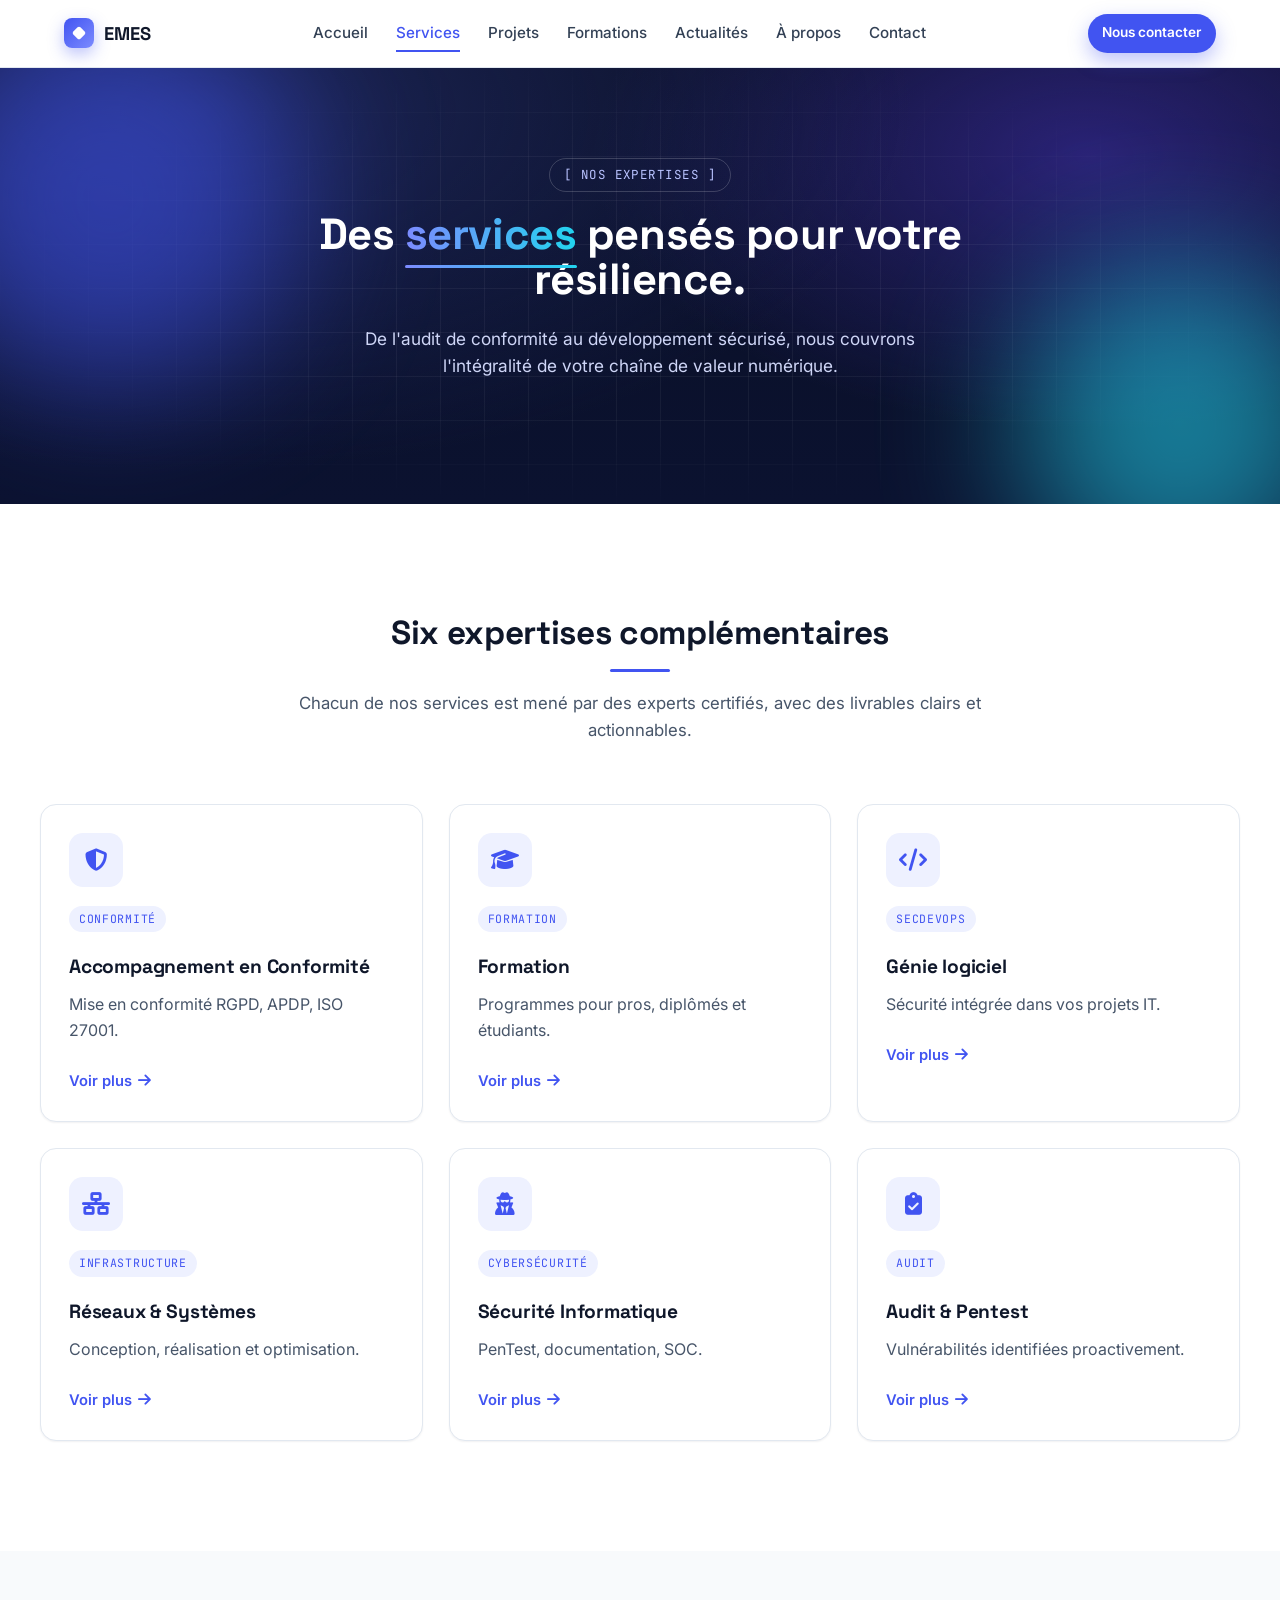
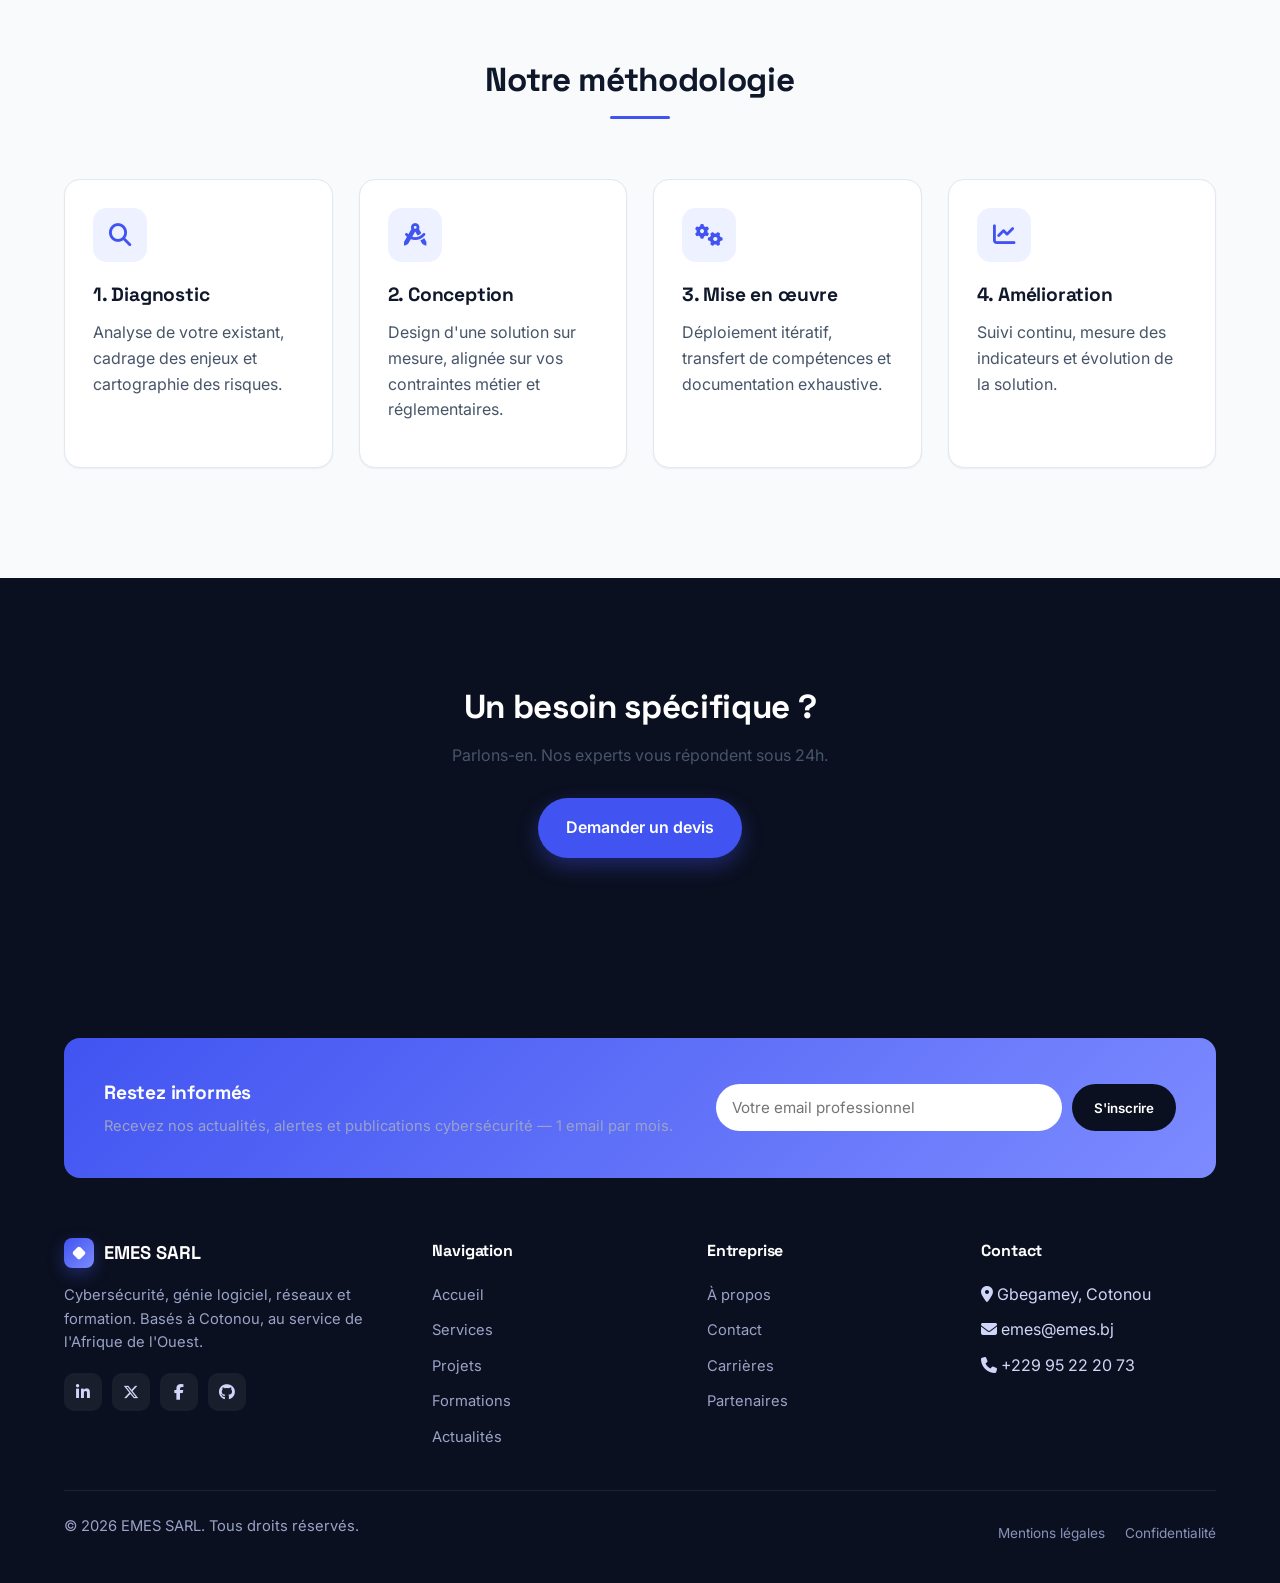
<file: service.html>
<!doctype html>
<html lang="fr">
<head>
<meta charset="utf-8" /><meta name="viewport" content="width=device-width, initial-scale=1" />
<title>Services — EMES SARL</title>
<meta name="description" content="Cybersécurité, génie logiciel, réseaux, audit et formation : découvrez les expertises EMES SARL." />
<link rel="preconnect" href="https://fonts.googleapis.com" /><link rel="preconnect" href="https://fonts.gstatic.com" crossorigin />
<link href="https://fonts.googleapis.com/css2?family=Inter:wght@400;500;600;700&family=Space+Grotesk:wght@500;600;700&family=JetBrains+Mono:wght@400;500&display=swap" rel="stylesheet" />
<link rel="stylesheet" href="https://cdnjs.cloudflare.com/ajax/libs/font-awesome/6.5.2/css/all.min.css" />
<link rel="stylesheet" href="./style.css" />
</head>
<body>

<nav class="nav"><div class="nav__inner">
  <a href="./index.html" class="brand"><span class="brand__mark"><span class="brand__diamond"></span></span><span class="brand__name">EMES</span></a>
  <button class="nav__toggle" aria-label="Menu"><i class="fa-solid fa-bars"></i></button>
  <div class="nav__links">
    <a href="./index.html">Accueil</a><a href="./service.html" class="active">Services</a><a href="./projet.html">Projets</a>
    <a href="./formation.html">Formations</a><a href="./actualite.html">Actualités</a><a href="./about.html">À propos</a><a href="./contact.html">Contact</a>
  </div>
  <a href="./contact.html" class="btn btn--primary btn--sm">Nous contacter</a>
</div></nav>

<header class="hero hero--sm">
  <div class="hero__orb hero__orb--1"></div><div class="hero__orb hero__orb--2"></div>
  <div class="hero__inner container">
    <span class="eyebrow">[ Nos expertises ]</span>
    <h1 class="hero__title">Des <span class="accent">services</span> pensés pour votre résilience.</h1>
    <p class="hero__sub">De l'audit de conformité au développement sécurisé, nous couvrons l'intégralité de votre chaîne de valeur numérique.</p>
  </div>
</header>

<section class="section container">
  <div class="section__head">
    <h2>Six expertises complémentaires</h2>
    <div class="section__rule"></div>
    <p class="section__lead">Chacun de nos services est mené par des experts certifiés, avec des livrables clairs et actionnables.</p>
  </div>
  <div class="grid grid--3" id="services-grid"></div>
</section>

<section class="section section--muted">
  <div class="container">
    <div class="section__head">
      <h2>Notre méthodologie</h2>
      <div class="section__rule"></div>
    </div>
    <div class="grid grid--4">
      <div class="card reveal"><div class="icon-box"><i class="fa-solid fa-magnifying-glass"></i></div><h3>1. Diagnostic</h3><p>Analyse de votre existant, cadrage des enjeux et cartographie des risques.</p></div>
      <div class="card reveal"><div class="icon-box"><i class="fa-solid fa-drafting-compass"></i></div><h3>2. Conception</h3><p>Design d'une solution sur mesure, alignée sur vos contraintes métier et réglementaires.</p></div>
      <div class="card reveal"><div class="icon-box"><i class="fa-solid fa-gears"></i></div><h3>3. Mise en œuvre</h3><p>Déploiement itératif, transfert de compétences et documentation exhaustive.</p></div>
      <div class="card reveal"><div class="icon-box"><i class="fa-solid fa-chart-line"></i></div><h3>4. Amélioration</h3><p>Suivi continu, mesure des indicateurs et évolution de la solution.</p></div>
    </div>
  </div>
</section>

<section class="section section--dark">
  <div class="container" style="text-align:center;max-width:760px">
    <h2>Un besoin spécifique&nbsp;?</h2>
    <p style="margin:16px 0 30px">Parlons-en. Nos experts vous répondent sous 24h.</p>
    <a href="./contact.html" class="btn btn--primary btn--lg">Demander un devis</a>
  </div>
</section>

<!-- FOOTER -->
<footer class="footer"><div class="container">
  <div class="newsletter reveal" style="margin-bottom:60px">
    <div><h3>Restez informés</h3><p>Recevez nos actualités, alertes et publications cybersécurité — 1 email par mois.</p></div>
    <form onsubmit="event.preventDefault(); this.reset(); alert('Merci pour votre inscription !');">
      <input type="email" placeholder="Votre email professionnel" required /><button type="submit">S'inscrire</button>
    </form>
  </div>
  <div class="footer__grid">
    <div><div class="brand"><span class="brand__mark"><span class="brand__diamond"></span></span><span class="brand__name">EMES SARL</span></div>
      <p>Cybersécurité, génie logiciel, réseaux et formation. Basés à Cotonou, au service de l'Afrique de l'Ouest.</p>
      <div class="footer__socials"><a href="#" aria-label="LinkedIn"><i class="fa-brands fa-linkedin-in"></i></a><a href="#" aria-label="Twitter"><i class="fa-brands fa-x-twitter"></i></a><a href="#" aria-label="Facebook"><i class="fa-brands fa-facebook-f"></i></a><a href="#" aria-label="GitHub"><i class="fa-brands fa-github"></i></a></div>
    </div>
    <div><h5>Navigation</h5><ul><li><a href="./index.html">Accueil</a></li><li><a href="./service.html">Services</a></li><li><a href="./projet.html">Projets</a></li><li><a href="./formation.html">Formations</a></li><li><a href="./actualite.html">Actualités</a></li></ul></div>
    <div><h5>Entreprise</h5><ul><li><a href="./about.html">À propos</a></li><li><a href="./contact.html">Contact</a></li><li><a href="#">Carrières</a></li><li><a href="#">Partenaires</a></li></ul></div>
    <div><h5>Contact</h5><ul><li><i class="fa-solid fa-location-dot"></i> Gbegamey, Cotonou</li><li><i class="fa-solid fa-envelope"></i> emes@emes.bj</li><li><i class="fa-solid fa-phone"></i> +229 95 22 20 73</li></ul></div>
  </div>
  <div class="footer__bottom"><p>© 2026 EMES SARL. Tous droits réservés.</p><div style="display:flex;gap:20px"><a href="#">Mentions légales</a><a href="#">Confidentialité</a></div></div>
</div></footer>

<div class="modal" id="detail-modal" role="dialog" aria-modal="true">
  <div class="modal__backdrop" data-close></div>
  <div class="modal__panel">
    <button class="modal__close" data-close><i class="fa-solid fa-xmark"></i></button>
    <div class="modal__media" id="modal-img-wrap"></div>
    <div class="modal__body">
      <span class="tag" id="modal-tag"></span><h3 id="modal-title"></h3><p id="modal-desc"></p><div id="modal-extra"></div>
      <a id="modal-link" href="#" class="btn btn--primary" style="margin-top:20px;display:none">Visiter</a>
    </div>
  </div>
</div>

<script src="./script.js"></script>
</body></html>
</file>
<file: style.css>
/* =========================================================
   EMES SARL — Design System
   ========================================================= */
:root {
  --indigo: #4154F1;
  --indigo-600: #3646d6;
  --indigo-050: #eef1ff;
  --ink: #0b1020;
  --ink-2: #131a33;
  --slate-900: #0f172a;
  --slate-700: #334155;
  --slate-600: #475569;
  --slate-500: #64748b;
  --slate-300: #cbd5e1;
  --slate-200: #e2e8f0;
  --slate-100: #f1f5f9;
  --slate-050: #f8fafc;
  --white: #ffffff;
  --accent: #22d3ee;
  --success: #10b981;
  --warn: #f59e0b;
  --radius: 16px;
  --radius-sm: 10px;
  --shadow-sm: 0 1px 2px rgba(15,23,42,.06);
  --shadow: 0 8px 24px rgba(15,23,42,.08);
  --shadow-lg: 0 24px 60px rgba(15,23,42,.14);
  --container: 1200px;
  --font-sans: 'Inter', system-ui, -apple-system, Segoe UI, Roboto, sans-serif;
  --font-display: 'Space Grotesk', var(--font-sans);
  --font-mono: 'JetBrains Mono', ui-monospace, monospace;
}

* { box-sizing: border-box; }
html { scroll-behavior: smooth; }
body {
  margin: 0;
  font-family: var(--font-sans);
  color: var(--slate-900);
  background: var(--white);
  line-height: 1.6;
  -webkit-font-smoothing: antialiased;
}
img { max-width: 100%; display: block; }
a { color: inherit; text-decoration: none; }
h1,h2,h3,h4,h5 { font-family: var(--font-display); letter-spacing: -.01em; color: var(--slate-900); margin: 0 0 .5em; }
h1 { font-size: clamp(2.2rem, 4.6vw, 3.6rem); line-height: 1.05; }
h2 { font-size: clamp(1.7rem, 2.6vw, 2.4rem); line-height: 1.15; }
h3 { font-size: 1.2rem; }
p  { margin: 0 0 1em; color: var(--slate-600); }

.container { max-width: var(--container); margin: 0 auto; padding: 0 24px; }

/* ===== Buttons ===== */
.btn {
  display: inline-flex; align-items: center; gap: .55em;
  padding: .78em 1.35em; border-radius: 999px; font-weight: 600;
  font-size: .95rem; border: 1px solid transparent; cursor: pointer;
  transition: transform .2s ease, box-shadow .2s ease, background .2s ease, color .2s ease;
  font-family: var(--font-sans);
}
.btn--primary { background: var(--indigo); color: #fff; box-shadow: 0 8px 20px rgba(65,84,241,.35); }
.btn--primary:hover { background: var(--indigo-600); transform: translateY(-2px); box-shadow: 0 14px 28px rgba(65,84,241,.45); }
.btn--ghost { background: transparent; color: #fff; border-color: rgba(255,255,255,.28); }
.btn--ghost:hover { background: rgba(255,255,255,.08); }
.btn--outline { background: transparent; color: var(--indigo); border-color: var(--indigo); }
.btn--outline:hover { background: var(--indigo); color: #fff; }
.btn--sm { padding: .55em 1em; font-size: .85rem; }
.btn--lg { padding: 1em 1.7em; font-size: 1rem; }

/* ===== Nav ===== */
.nav {
  position: sticky; top: 0; z-index: 50;
  background: rgba(255,255,255,.85);
  backdrop-filter: saturate(160%) blur(10px);
  border-bottom: 1px solid var(--slate-200);
}
.nav__inner { display: flex; align-items: center; justify-content: space-between; padding: 14px 24px; max-width: var(--container); margin: 0 auto; }
.brand { display: inline-flex; align-items: center; gap: .55em; font-family: var(--font-display); font-weight: 700; font-size: 1.15rem; color: var(--slate-900); }
.brand__mark {
  width: 30px; height: 30px; border-radius: 8px;
  background: linear-gradient(135deg, var(--indigo), #7c8bff);
  display: grid; place-items: center; box-shadow: 0 6px 16px rgba(65,84,241,.35);
}
.brand__diamond { width: 10px; height: 10px; background: #fff; transform: rotate(45deg); border-radius: 2px; }
.nav__links { display: flex; gap: 28px; }
.nav__links a { font-weight: 500; color: var(--slate-700); font-size: .95rem; position: relative; padding: 6px 0; }
.nav__links a::after { content:""; position:absolute; left:0; bottom:0; width:0; height:2px; background: var(--indigo); transition: width .25s ease; }
.nav__links a:hover, .nav__links a.active { color: var(--indigo); }
.nav__links a.active::after, .nav__links a:hover::after { width: 100%; }
.nav__toggle { display: none; background: none; border: 0; font-size: 1.4rem; color: var(--slate-900); cursor: pointer; }

@media (max-width: 900px) {
  .nav__toggle { display: block; }
  .nav__links { display: none; position: absolute; top: 100%; left: 0; right: 0; flex-direction: column; background: #fff; padding: 20px 24px; border-bottom: 1px solid var(--slate-200); box-shadow: var(--shadow); }
  .nav__links.open { display: flex; }
  .nav .btn--sm { display: none; }
}

/* ===== Hero (dark, animé) ===== */
.hero {
  position: relative; overflow: hidden;
  background: radial-gradient(1200px 600px at 15% 10%, #1c2557 0%, transparent 60%),
              radial-gradient(900px 500px at 85% 20%, #2a2276 0%, transparent 55%),
              linear-gradient(180deg, #0a0f24 0%, #0b1230 100%);
  color: #fff;
  padding: clamp(80px, 12vw, 140px) 0 clamp(90px, 14vw, 160px);
}
.hero::before {
  content: "";
  position: absolute; inset: 0;
  background-image:
    linear-gradient(rgba(255,255,255,.05) 1px, transparent 1px),
    linear-gradient(90deg, rgba(255,255,255,.05) 1px, transparent 1px);
  background-size: 44px 44px;
  mask-image: radial-gradient(ellipse at center, black 40%, transparent 75%);
  animation: gridShift 20s linear infinite;
}
.hero__orb {
  position: absolute; border-radius: 50%; filter: blur(70px); opacity: .55; pointer-events: none;
}
.hero__orb--1 { width: 380px; height: 380px; background: #4154F1; top: -60px; left: -80px; animation: float 12s ease-in-out infinite; }
.hero__orb--2 { width: 320px; height: 320px; background: #22d3ee; bottom: -80px; right: -60px; animation: float 14s ease-in-out infinite reverse; }
.hero__orb--3 { width: 220px; height: 220px; background: #a855f7; top: 30%; right: 20%; animation: float 16s ease-in-out infinite; }

.hero__inner { position: relative; text-align: center; max-width: 900px; margin: 0 auto; }
.eyebrow {
  display: inline-block; font-family: var(--font-mono); font-size: .78rem;
  color: #b9c3ff; letter-spacing: .12em; text-transform: uppercase;
  padding: 6px 14px; border: 1px solid rgba(255,255,255,.18); border-radius: 999px;
  margin-bottom: 20px; opacity: 0; animation: fadeUp .8s .1s ease-out forwards;
}
.eyebrow--dark { color: var(--indigo); border-color: var(--indigo-050); background: var(--indigo-050); }
.hero__title { color: #fff; opacity: 0; animation: fadeUp .8s .3s ease-out forwards; }
.hero__title .accent {
  background: linear-gradient(90deg, #7c8bff, #22d3ee);
  -webkit-background-clip: text; background-clip: text; color: transparent;
  position: relative;
}
.hero__title .accent::after {
  content: ""; position: absolute; left: 0; right: 0; bottom: -6px; height: 3px;
  background: linear-gradient(90deg, #7c8bff, #22d3ee); border-radius: 2px;
  transform: scaleX(0); transform-origin: left; animation: underline 1s 1.1s ease-out forwards;
}
.hero__sub { color: #cfd6f7; max-width: 640px; margin: 20px auto 34px; font-size: 1.08rem; opacity: 0; animation: fadeUp .8s .5s ease-out forwards; }
.hero__cta { display: flex; gap: 14px; justify-content: center; flex-wrap: wrap; opacity: 0; animation: fadeUp .8s .7s ease-out forwards; }
.hero__meta { display: flex; gap: 40px; justify-content: center; margin-top: 60px; flex-wrap: wrap; opacity: 0; animation: fadeUp .8s .9s ease-out forwards; }
.hero__meta > div { text-align: center; }
.hero__meta strong { display: block; font-family: var(--font-display); font-size: 2rem; color: #fff; }
.hero__meta span { color: #9aa3c7; font-size: .85rem; }

.hero--sm { padding: clamp(60px, 8vw, 90px) 0; }
.hero--sm .hero__title { font-size: clamp(1.9rem, 3.4vw, 2.8rem); }

@keyframes gridShift { from { background-position: 0 0, 0 0; } to { background-position: 44px 44px, 44px 44px; } }
@keyframes float { 0%,100% { transform: translate(0,0) scale(1); } 50% { transform: translate(30px,-25px) scale(1.05); } }
@keyframes fadeUp { from { opacity: 0; transform: translateY(20px); } to { opacity: 1; transform: translateY(0); } }
@keyframes underline { to { transform: scaleX(1); } }

/* ===== Sections ===== */
.section { padding: clamp(70px, 9vw, 110px) 0; }
.section--muted { background: var(--slate-050); }
.section--dark { background: var(--ink); color: #cfd6f7; }
.section--dark h2 { color: #fff; }

.section__head { text-align: center; max-width: 720px; margin: 0 auto 60px; }
.section__rule { width: 60px; height: 3px; background: var(--indigo); margin: 14px auto 18px; border-radius: 2px; }
.section__lead { color: var(--slate-600); font-size: 1.05rem; }

/* ===== Grids & Cards ===== */
.grid { display: grid; gap: 26px; }
.grid--2 { grid-template-columns: repeat(auto-fit, minmax(320px, 1fr)); }
.grid--3 { grid-template-columns: repeat(auto-fit, minmax(300px, 1fr)); }
.grid--4 { grid-template-columns: repeat(auto-fit, minmax(240px, 1fr)); }

.card {
  background: #fff; border: 1px solid var(--slate-200); border-radius: var(--radius);
  padding: 28px; box-shadow: var(--shadow-sm);
  transition: transform .3s ease, box-shadow .3s ease, border-color .3s ease;
  position: relative; overflow: hidden;
}
.card:hover { transform: translateY(-6px); box-shadow: var(--shadow-lg); border-color: var(--indigo-050); }
.card h3 { margin-top: 8px; }

.icon-box {
  width: 54px; height: 54px; border-radius: 14px;
  background: var(--indigo-050); color: var(--indigo);
  display: grid; place-items: center; font-size: 1.4rem; margin-bottom: 18px;
  transition: transform .3s ease;
}
.card:hover .icon-box { transform: scale(1.08) rotate(-4deg); }

.card__more {
  display: inline-flex; align-items: center; gap: .4em;
  color: var(--indigo); font-weight: 600; font-size: .92rem;
  margin-top: 10px; cursor: pointer;
}
.card__more i { transition: transform .2s ease; }
.card__more:hover i { transform: translateX(4px); }

/* Project cards with image */
.card--project { padding: 0; overflow: hidden; display: flex; flex-direction: column; }
.card--project .card__media { aspect-ratio: 16/10; overflow: hidden; background: var(--slate-100); }
.card--project .card__media img { width: 100%; height: 100%; object-fit: cover; transition: transform .6s ease; }
.card--project:hover .card__media img { transform: scale(1.06); }
.card--project .card__body { padding: 24px; flex: 1; display: flex; flex-direction: column; }

.tag {
  display: inline-block; font-family: var(--font-mono); font-size: .72rem;
  color: var(--indigo); background: var(--indigo-050);
  padding: 4px 10px; border-radius: 999px; margin-bottom: 12px;
  letter-spacing: .06em; text-transform: uppercase;
}

.meta-list { list-style: none; padding: 0; margin: 14px 0 0; display: flex; flex-wrap: wrap; gap: 8px; }
.meta-list li { font-size: .78rem; color: var(--slate-600); background: var(--slate-100); padding: 4px 10px; border-radius: 6px; font-family: var(--font-mono); }

/* ===== Values (About) ===== */
.values-grid { display: grid; gap: 22px; grid-template-columns: repeat(auto-fit, minmax(240px, 1fr)); margin-top: 40px; }
.value-card {
  background: #fff; border: 1px solid var(--slate-200); border-radius: var(--radius);
  padding: 32px 26px; text-align: center; box-shadow: var(--shadow-sm);
  transition: transform .3s ease, box-shadow .3s ease;
}
.value-card:hover { transform: translateY(-6px); box-shadow: var(--shadow-lg); }
.value-card__icon {
  width: 68px; height: 68px; border-radius: 20px;
  background: linear-gradient(135deg, var(--indigo), #7c8bff);
  color: #fff; display: grid; place-items: center; font-size: 1.6rem;
  margin: 0 auto 20px; box-shadow: 0 12px 24px rgba(65,84,241,.3);
}
.value-card h4 { font-family: var(--font-display); font-size: 1.15rem; margin: 0 0 10px; }
.value-card p { margin: 0; font-size: .95rem; }

/* ===== Split (About page) ===== */
.split { display: grid; grid-template-columns: 1fr 1fr; gap: 60px; align-items: center; }
@media (max-width: 900px) { .split { grid-template-columns: 1fr; gap: 40px; } }
.split__title { font-size: clamp(1.7rem, 2.4vw, 2.2rem); }
.split__media { position: relative; }
.split__img { border-radius: var(--radius); box-shadow: var(--shadow-lg); }
.split__img--1 { width: 82%; }
.split__img--2 { position: absolute; right: 0; bottom: -30px; width: 55%; border: 6px solid #fff; }

/* ===== Contact ===== */
.contact-list { list-style: none; padding: 0; margin: 30px 0 0; display: grid; gap: 14px; }
.contact-list li { display: flex; align-items: center; gap: 14px; color: var(--slate-700); font-weight: 500; }
.contact-list i { width: 40px; height: 40px; border-radius: 12px; background: var(--indigo-050); color: var(--indigo); display: grid; place-items: center; }

.form { background: #fff; padding: 32px; border-radius: var(--radius); box-shadow: var(--shadow); border: 1px solid var(--slate-200); display: grid; gap: 16px; }
.form label { display: grid; gap: 6px; font-size: .88rem; font-weight: 600; color: var(--slate-700); }
.form input, .form textarea, .form select {
  padding: 12px 14px; border: 1px solid var(--slate-200); border-radius: var(--radius-sm);
  font-family: var(--font-sans); font-size: .95rem; color: var(--slate-900);
  transition: border-color .2s, box-shadow .2s;
}
.form input:focus, .form textarea:focus, .form select:focus {
  outline: none; border-color: var(--indigo); box-shadow: 0 0 0 4px var(--indigo-050);
}
.form__ok { color: var(--success); font-weight: 600; margin: 0; }

/* ===== Newsletter ===== */
.newsletter {
  background: linear-gradient(135deg, var(--indigo), #7c8bff);
  color: #fff; border-radius: var(--radius); padding: 40px;
  display: flex; align-items: center; justify-content: space-between; gap: 30px; flex-wrap: wrap;
}
.newsletter h3 { color: #fff; margin: 0 0 6px; }
.newsletter p { color: rgba(255,255,255,.85); margin: 0; }
.newsletter form { display: flex; gap: 10px; flex: 1; min-width: 280px; max-width: 460px; }
.newsletter input {
  flex: 1; padding: 14px 16px; border-radius: 999px; border: 0;
  font-family: var(--font-sans); font-size: .95rem; color: var(--slate-900);
}
.newsletter input:focus { outline: none; box-shadow: 0 0 0 4px rgba(255,255,255,.3); }
.newsletter button {
  padding: 14px 22px; border-radius: 999px; border: 0; background: var(--ink); color: #fff;
  font-weight: 600; cursor: pointer; font-family: var(--font-sans);
  transition: background .2s, transform .2s;
}
.newsletter button:hover { background: #000; transform: translateY(-2px); }

/* ===== Footer ===== */
.footer { background: var(--ink); color: #cfd6f7; padding: 70px 0 30px; }
.footer__grid {
  display: grid; grid-template-columns: 1.4fr 1fr 1fr 1fr; gap: 40px;
  padding-bottom: 40px; border-bottom: 1px solid rgba(255,255,255,.08);
}
@media (max-width: 900px) { .footer__grid { grid-template-columns: 1fr 1fr; } }
@media (max-width: 560px) { .footer__grid { grid-template-columns: 1fr; } }
.footer h5 { color: #fff; font-family: var(--font-display); font-size: 1rem; margin: 0 0 18px; }
.footer p { color: #9aa3c7; font-size: .92rem; }
.footer ul { list-style: none; padding: 0; margin: 0; display: grid; gap: 10px; }
.footer ul a { color: #9aa3c7; font-size: .92rem; transition: color .2s; }
.footer ul a:hover { color: #fff; }
.footer .brand { color: #fff; margin-bottom: 16px; }
.footer__socials { display: flex; gap: 10px; margin-top: 18px; }
.footer__socials a {
  width: 38px; height: 38px; border-radius: 10px; background: rgba(255,255,255,.06);
  display: grid; place-items: center; color: #cfd6f7; transition: background .2s, color .2s, transform .2s;
}
.footer__socials a:hover { background: var(--indigo); color: #fff; transform: translateY(-3px); }
.footer__bottom {
  display: flex; justify-content: space-between; align-items: center; gap: 20px;
  padding-top: 24px; flex-wrap: wrap; font-size: .85rem; color: #8892b8;
}

/* ===== Modal ===== */
.modal { position: fixed; inset: 0; display: none; z-index: 100; }
.modal.open { display: block; }
.modal__backdrop { position: absolute; inset: 0; background: rgba(10,15,36,.72); backdrop-filter: blur(4px); animation: fadeIn .25s ease; }
.modal__panel {
  position: relative; max-width: 720px; margin: 60px auto; background: #fff;
  border-radius: var(--radius); overflow: hidden; box-shadow: var(--shadow-lg);
  animation: popIn .3s ease; max-height: calc(100vh - 120px); overflow-y: auto;
}
.modal__close {
  position: absolute; top: 14px; right: 14px; z-index: 2;
  width: 36px; height: 36px; border-radius: 50%; border: 0; background: rgba(255,255,255,.9);
  color: var(--slate-900); font-size: 1rem; cursor: pointer; box-shadow: var(--shadow);
}
.modal__media { aspect-ratio: 16/8; background: var(--slate-100); overflow: hidden; }
.modal__media img { width: 100%; height: 100%; object-fit: cover; }
.modal__body { padding: 32px; }
.modal__body h3 { font-size: 1.5rem; }

@keyframes fadeIn { from { opacity: 0; } to { opacity: 1; } }
@keyframes popIn { from { opacity: 0; transform: translateY(20px) scale(.98); } to { opacity: 1; transform: translateY(0) scale(1); } }

/* ===== Reveal on scroll ===== */
.reveal { opacity: 0; transform: translateY(24px); transition: opacity .7s ease, transform .7s ease; }
.reveal.in { opacity: 1; transform: translateY(0); }

/* ===== News cards ===== */
.news-card { padding: 0; overflow: hidden; display: flex; flex-direction: column; }
.news-card .card__media { aspect-ratio: 16/9; overflow: hidden; }
.news-card .card__media img { width: 100%; height: 100%; object-fit: cover; transition: transform .6s ease; }
.news-card:hover .card__media img { transform: scale(1.06); }
.news-card .card__body { padding: 24px; }
.news-card .date { font-family: var(--font-mono); font-size: .78rem; color: var(--slate-500); }

/* ===== Team ===== */
.team-grid { display: grid; gap: 26px; grid-template-columns: repeat(auto-fit, minmax(230px, 1fr)); margin-top: 40px; }
.team-card {
  background: #fff; border: 1px solid var(--slate-200); border-radius: var(--radius);
  overflow: hidden; text-align: center; box-shadow: var(--shadow-sm);
  transition: transform .3s ease, box-shadow .3s ease;
}
.team-card:hover { transform: translateY(-6px); box-shadow: var(--shadow-lg); }
.team-card__media { aspect-ratio: 1/1; overflow: hidden; background: var(--slate-100); }
.team-card__media img { width: 100%; height: 100%; object-fit: cover; transition: transform .6s ease; }
.team-card:hover .team-card__media img { transform: scale(1.06); }
.team-card__body { padding: 22px 20px 26px; }
.team-card__body h4 { font-family: var(--font-display); font-size: 1.05rem; margin: 0 0 4px; }
.team-card__role { display: block; font-family: var(--font-mono); font-size: .74rem; color: var(--indigo); text-transform: uppercase; letter-spacing: .06em; margin-bottom: 10px; }
.team-card__body p { font-size: .88rem; margin: 0; }

/* ===== Clients ===== */
.clients-grid {
  display: grid; gap: 20px; grid-template-columns: repeat(auto-fit, minmax(140px, 1fr));
  align-items: center; margin-top: 40px;
}
.client-logo {
  display: grid; place-items: center; height: 90px; padding: 16px;
  background: #fff; border: 1px solid var(--slate-200); border-radius: var(--radius-sm);
  filter: grayscale(100%); opacity: .7; transition: filter .3s ease, opacity .3s ease, transform .3s ease;
}
.client-logo img { max-height: 44px; width: auto; }
.client-logo:hover { filter: grayscale(0%); opacity: 1; transform: translateY(-3px); }
</file>
